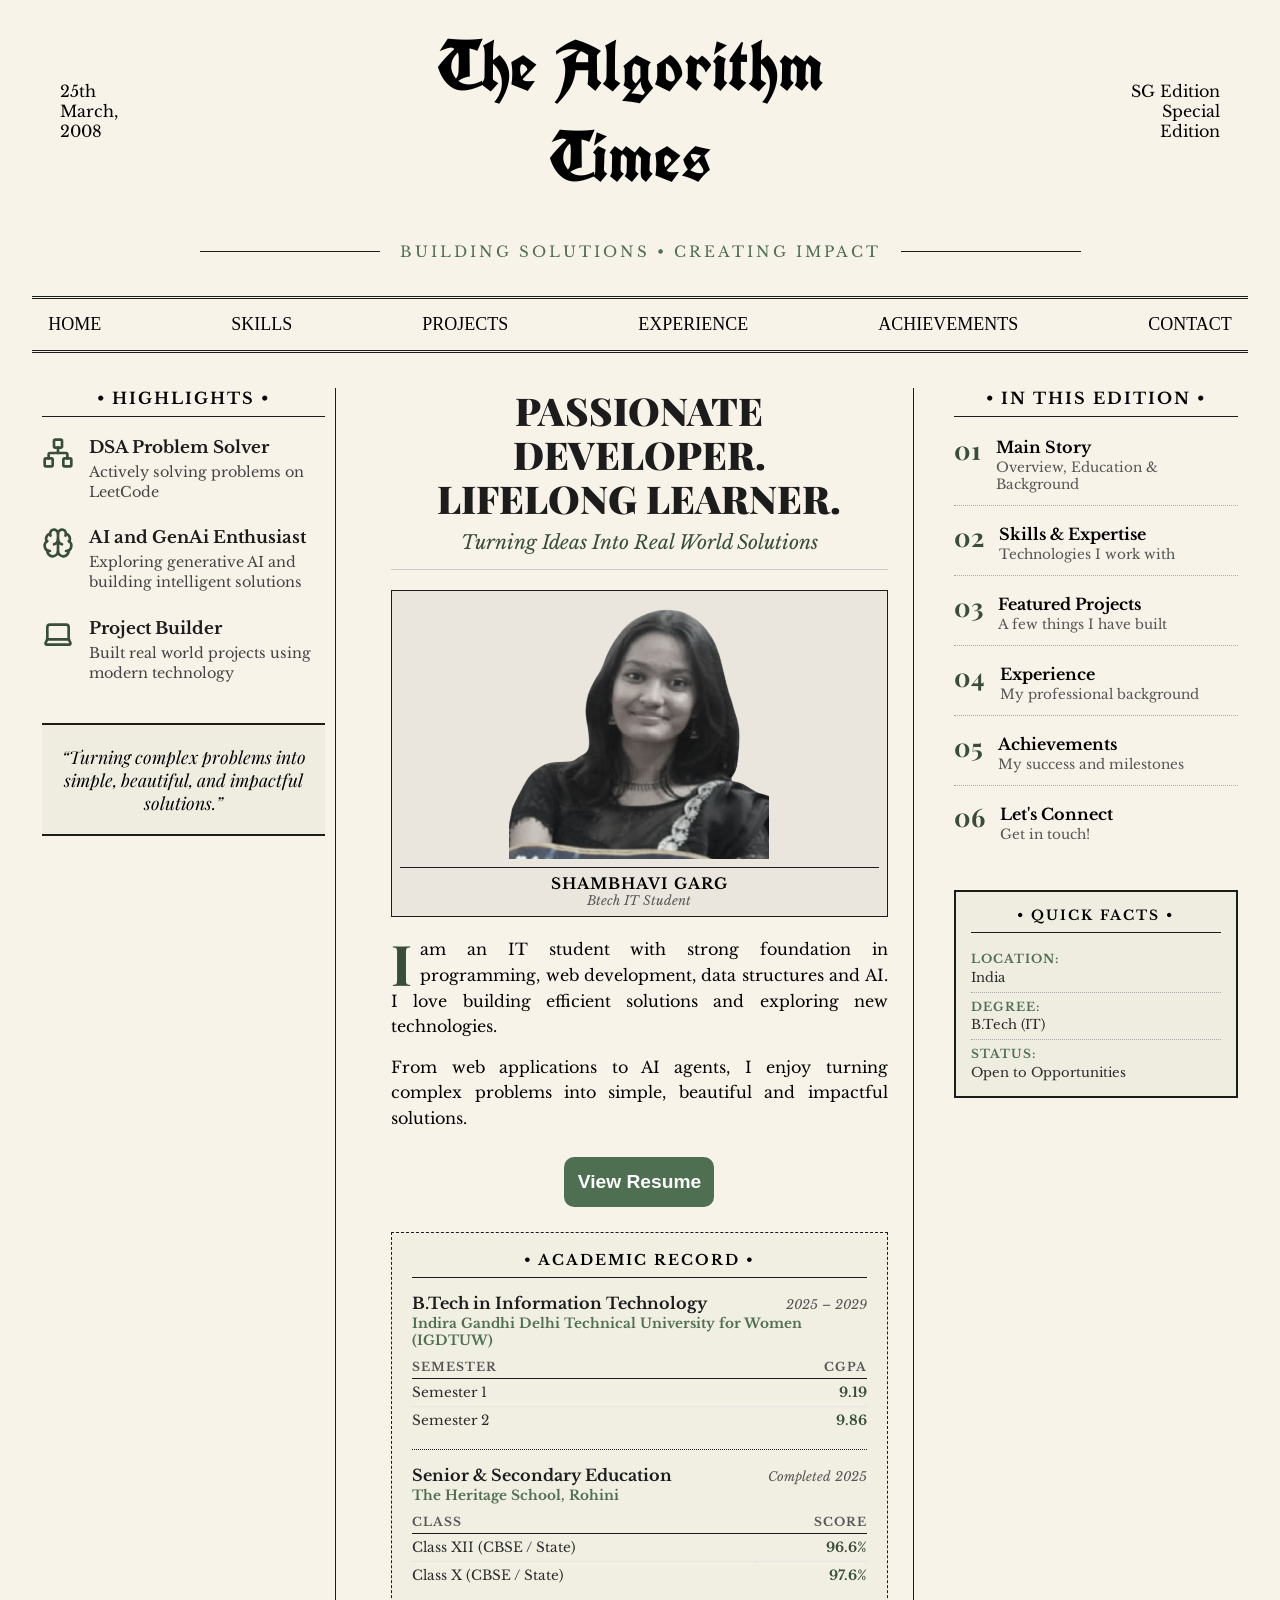
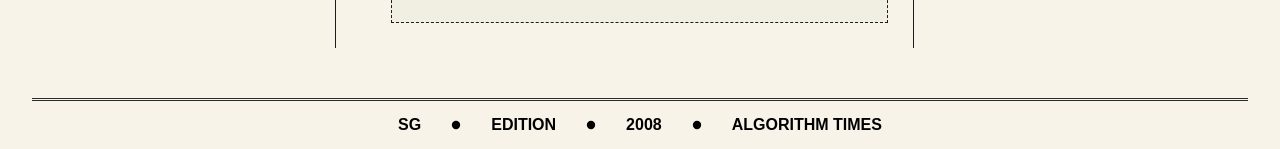
<file: index.html>
<!DOCTYPE html>
<html lang="en">

<head>
    <meta charset="UTF-8">
    <meta name="viewport" content="width=device-width, initial-scale=1.0">
    <title>PORTFOLIO | The Algorithm Times</title>
    <link rel="stylesheet" href="css/style.css">
    <link rel="stylesheet" href="css/responsive.css">
    <link rel="preconnect" href="https://fonts.googleapis.com">
    <link rel="preconnect" href="https://fonts.gstatic.com" crossorigin>
    <link href="https://fonts.googleapis.com/css2?family=Libre+Baskerville:ital,wght@0,400;0,700;1,400&family=Playfair+Display:ital,wght@0,700;0,900;1,400&family=UnifrakturCook:wght@700&display=swap" rel="stylesheet">
    <link rel="icon" type="image/png" href="images/SG.png">
    <script src="javascript/page_turn.js" defer></script>
</head>

<body>
    <!-- ================= HEADER (EXACTLY SAME AS OTHER PAGES) ================= -->
    <div class="main_container">
        <div class="small_text" style="text-align: left;">
            <p>25th March,</p>
            <p>2008</p>
        </div>

        <div>
            <h1 class="main_heading">The Algorithm Times</h1>
        </div>

        <div class="small_text">
            <p>SG Edition</p>
            <p>Special Edition</p>
        </div>
    </div>

    <!-- ================= TAGLINE ================= -->
    <div class="tagline">
        <span>BUILDING SOLUTIONS • CREATING IMPACT</span>
    </div>

    <!-- ================= NAVBAR (EXACTLY SAME AS OTHER PAGES) ================= -->
    <div class="navbar">
        <ul>
            <li><a href="index.html">HOME</a></li>
            <li><a href="pages/skills2.html">SKILLS</a></li>
            <li><a href="pages/projects.html">PROJECTS</a></li>
            <li><a href="pages/experience.html">EXPERIENCE</a></li>
            <li><a href="pages/achievements.html">ACHIEVEMENTS</a></li>
            <li><a href="pages/contact.html">CONTACT</a></li>
        </ul>
    </div>

    <!-- ================= NEWSPAPER MAIN CONTENT ================= -->
    <main class="front_page">
        <!-- COLUMN 1: HIGHLIGHTS & EDITORIAL QUOTE -->
        <aside class="col col_left">
            <h3 class="fonts">• HIGHLIGHTS •</h3>
            <div class="skill">
                <div class="icon_box"><svg xmlns="http://www.w3.org/2000/svg" width="24" height="24" viewBox="0 0 24 24" fill="none" stroke="currentColor" stroke-width="2" stroke-linecap="round" stroke-linejoin="round" class="lucide lucide-network-icon lucide-network"><rect x="16" y="16" width="6" height="6" rx="1"/><rect x="2" y="16" width="6" height="6" rx="1"/><rect x="9" y="2" width="6" height="6" rx="1"/><path d="M5 16v-3a1 1 0 0 1 1-1h12a1 1 0 0 1 1 1v3"/><path d="M12 12V8"/></svg></div>
                <div>
                    <h3>DSA Problem Solver</h3>
                    <p>Actively solving problems on LeetCode</p>
                </div>
            </div>

            <div class="skill">
                <div class="icon_box"><svg xmlns="http://www.w3.org/2000/svg" width="24" height="24" viewBox="0 0 24 24" fill="none" stroke="currentColor" stroke-width="2" stroke-linecap="round" stroke-linejoin="round" class="lucide lucide-brain-icon lucide-brain"><path d="M12 18V5"/><path d="M15 13a4.17 4.17 0 0 1-3-4 4.17 4.17 0 0 1-3 4"/><path d="M17.598 6.5A3 3 0 1 0 12 5a3 3 0 1 0-5.598 1.5"/><path d="M17.997 5.125a4 4 0 0 1 2.526 5.77"/><path d="M18 18a4 4 0 0 0 2-7.464"/><path d="M19.967 17.483A4 4 0 1 1 12 18a4 4 0 1 1-7.967-.517"/><path d="M6 18a4 4 0 0 1-2-7.464"/><path d="M6.003 5.125a4 4 0 0 0-2.526 5.77"/></svg></div>
                <div>
                    <h3>AI and GenAi Enthusiast</h3>
                    <p>Exploring generative AI and building intelligent solutions</p>
                </div>
            </div>

            <div class="skill">
                <div class="icon_box"><svg xmlns="http://www.w3.org/2000/svg" width="24" height="24" viewBox="0 0 24 24" fill="none" stroke="currentColor" stroke-width="2" stroke-linecap="round" stroke-linejoin="round" class="lucide lucide-laptop-icon lucide-laptop"><path d="M18 5a2 2 0 0 1 2 2v8.526a2 2 0 0 0 .212.897l1.068 2.127a1 1 0 0 1-.9 1.45H3.62a1 1 0 0 1-.9-1.45l1.068-2.127A2 2 0 0 0 4 15.526V7a2 2 0 0 1 2-2z"/><path d="M20.054 15.987H3.946"/></svg></div>
                <div>
                    <h3>Project Builder</h3>
                    <p>Built real world projects using modern technology</p>
                </div>
            </div>

            <div class="quote_box">
                <p>“Turning complex problems into simple, beautiful, and impactful solutions.”</p>
            </div>
        </aside>

        <!-- COLUMN 2: MAIN HERO STORY -->
        <article class="col col_center">
            <h1 class="headline_main">PASSIONATE DEVELOPER.<br>LIFELONG LEARNER.</h1>
            <h2 class="subheadline">Turning Ideas Into Real World Solutions</h2>
            
            <div class="hero_image_frame">
                <img class="my_image" src="images/me-removebg-preview.png" alt="Shambhavi Garg">
                <div class="caption">
                    <span class="name">SHAMBHAVI GARG</span>
                    <span class="title">Btech IT Student</span>
                </div>
            </div>

            <div class="article_body">
                <p><span class="drop_cap">I</span> am an IT student with strong foundation in programming, web development, data structures and AI. I love building efficient solutions and exploring new technologies.</p>
                
                <p>From web applications to AI agents, I enjoy turning complex problems into simple, beautiful and impactful solutions.</p>
            </div>

            <div class="cta_wrapper">
                <button class="read"><a href="images/resume.pdf" target="_blank" style="text-decoration: none; color: white;">View Resume</a></button>
            </div>

            <!-- ================= EDUCATION SECTION ================= -->
<div class="education_box">
    <h3 class="fonts">• ACADEMIC RECORD •</h3>
    
    <!-- COLLEGE SECTION -->
    <div class="edu_block">
        <div class="edu_header">
            <h4 class="degree">B.Tech in Information Technology</h4>
            <span class="edu_date">2025 – 2029</span>
        </div>
        <p class="school_name">Indira Gandhi Delhi Technical University for Women (IGDTUW)</p>
        
        <!-- SEMESTER MARKS TABLE -->
        <table class="marks_table">
            <thead>
                <tr>
                    <th>Semester</th>
                    <th>CGPA</th>
                </tr>
            </thead>
            <tbody>
                <tr>
                    <td>Semester 1</td>
                    <td><strong>9.19</strong></td> <!-- Replace with your Sem 1 CGPA -->
                </tr>
                <tr>
                    <td>Semester 2</td>
                    <td><strong>9.86</strong></td> <!-- Replace with your Sem 2 CGPA -->
                </tr>
                <!-- Add future semesters here:
                <tr>
                    <td>Semester 3</td>
                    <td><strong>X.X</strong></td>
                </tr>
                -->
            </tbody>
        </table>
    </div>

    <div class="edu_divider"></div>

    <!-- SCHOOL SECTION -->
    <div class="edu_block">
        <div class="edu_header">
            <h4 class="degree">Senior & Secondary Education</h4>
            <span class="edu_date">Completed 2025</span>
        </div>
        <p class="school_name">The Heritage School, Rohini</p>

        <!-- SCHOOL MARKS TABLE -->
        <table class="marks_table">
            <thead>
                <tr>
                    <th>Class</th>
                    <th>Score</th>
                </tr>
            </thead>
            <tbody>
                <tr>
                    <td>Class XII (CBSE / State)</td>
                    <td><strong>96.6%</strong></td> <!-- Replace with your 12th score -->
                </tr>
                <tr>
                    <td>Class X (CBSE / State)</td>
                    <td><strong>97.6%</strong></td> <!-- Replace with your 10th score -->
                </tr>
            </tbody>
        </table>
    </div>
</div>
        </article>

        <!-- COLUMN 3: EDITION INDEX -->
        <aside class="col col_right">
            <h3 class="fonts">• IN THIS EDITION •</h3>
            <div class="edition_list">
                <div class="edition_item">
                    <span class="num">01</span>
                    <div>
                        <h3>Main Story</h3>
                        <p>Overview, Education & Background</p>
                    </div>
                </div>
                <div class="edition_item">
                    <span class="num">02</span>
                    <div>
                        <h3>Skills & Expertise</h3>
                        <p>Technologies I work with</p>
                    </div>
                </div>
                <div class="edition_item">
                    <span class="num">03</span>
                    <div>
                        <h3>Featured Projects</h3>
                        <p>A few things I have built</p>
                    </div>
                </div>
                <div class="edition_item">
                    <span class="num">04</span>
                    <div>
                        <h3>Experience</h3>
                        <p>My professional background</p>
                    </div>
                </div>
                <div class="edition_item">
                    <span class="num">05</span>
                    <div>
                        <h3>Achievements</h3>
                        <p>My success and milestones</p>
                    </div>
                </div>
                <div class="edition_item">
                    <span class="num">06</span>
                    <div>
                        <h3>Let's Connect</h3>
                        <p>Get in touch!</p>
                    </div>
                </div>
            </div>

            <!-- ================= QUICK FACTS BOX ================= -->
<div class="quick_facts">
    <h3 class="fonts">• QUICK FACTS •</h3>
    <ul class="facts_list">
        <li><strong>LOCATION:</strong> India</li>
        <li><strong>DEGREE:</strong> B.Tech (IT)</li>
        <li><strong>STATUS:</strong> Open to Opportunities</li>
        <!-- <li><strong>FOCUS:</strong> Full-Stack & Data Science</li> -->
    </ul>
</div>
<!-- ================= CODING PROFILES BOX ================= -->
<!-- <div class="quick_facts">
    <h3 class="fonts">• CODING PROFILES •</h3>
    <ul class="facts_list">
        <li><strong>LEETCODE:</strong> <a href="https://leetcode.com/u/shambhavi_garg_2503/" target="_blank" rel="noopener" style="color: inherit; text-decoration: none;">View Profile ↗</a></li>
        <li><strong>TAKEUFORWARD:</strong> <a href="https://takeuforward.org/profile/shambhavi_garg_2503" target="_blank" rel="noopener" style="color: inherit; text-decoration: none;">View profile ↗</a></li>
    </ul>
</div> -->
        </aside>
    </main>

    <!-- ================= FOOTER LINE ================= -->
    <hr class="line">

    <!-- ================= FOOTER ================= -->
    <div class="footer">
        <p>SG</p>
        <svg viewBox="0 0 24 24" fill="black">
            <circle cx="12" cy="12" r="10" />
        </svg>
        <p>EDITION</p>
        <svg viewBox="0 0 24 24" fill="black">
            <circle cx="12" cy="12" r="10" />
        </svg>
        <p>2008</p>
        <svg viewBox="0 0 24 24" fill="black">
            <circle cx="12" cy="12" r="10" />
        </svg>
        <p>ALGORITHM TIMES</p>
    </div>

    <script>
        window.addEventListener("DOMContentLoaded", () => {
            const sequence = [
                ".main_container",
                ".tagline",
                ".navbar",
                ".front_page",
                ".line",
                ".footer"
            ];

            sequence.forEach((selector, index) => {
                const elements = document.querySelectorAll(selector);
                elements.forEach((el) => {
                    setTimeout(() => {
                        el.style.transition = "all 1.5s ease";
                        el.style.opacity = "1";
                        el.style.transform = "translateY(0)";
                    }, index * 600);
                });
            });
        });
    </script>
</body>

</html>
</file>
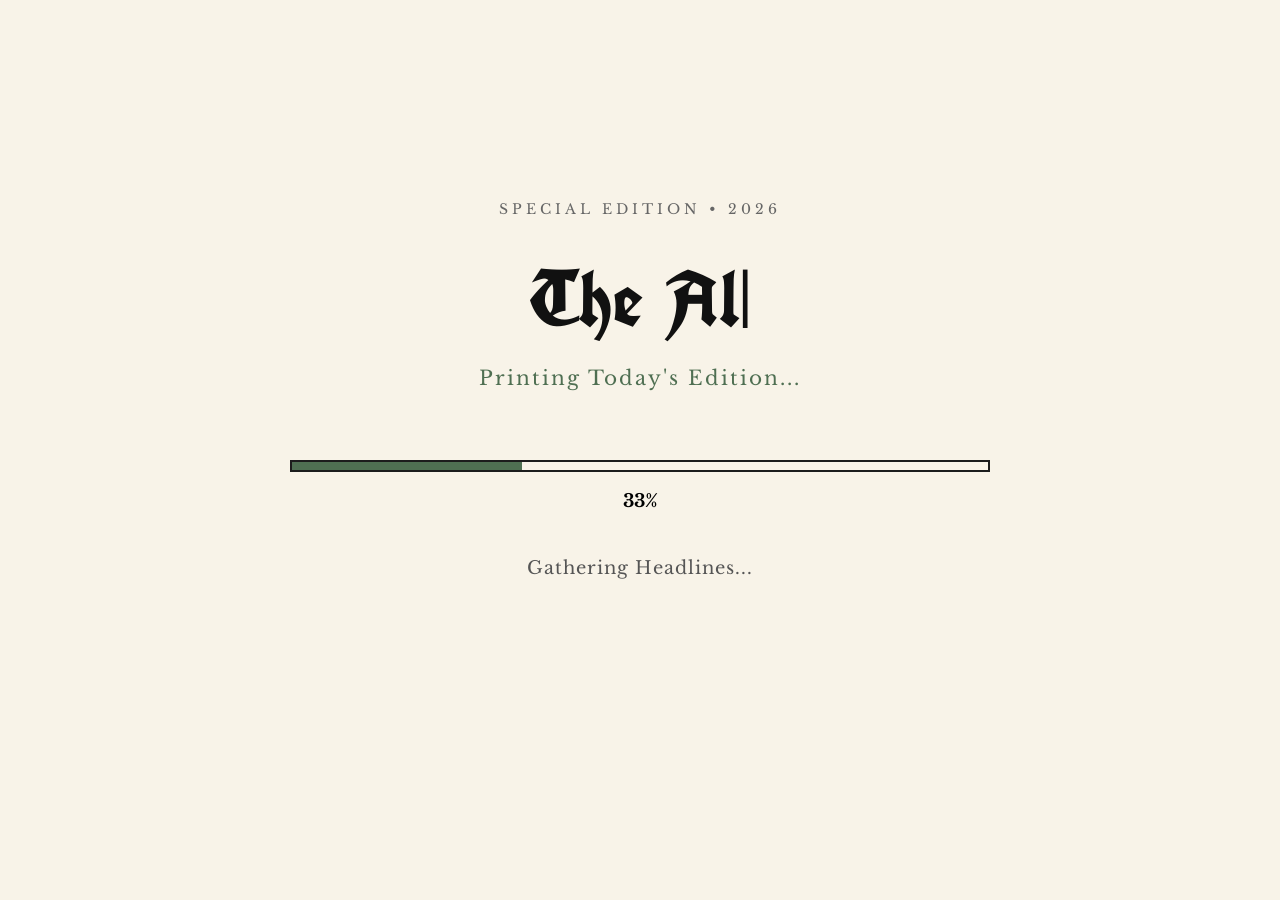
<file: landing.html>
<!DOCTYPE html>
<html lang="en">

<head>
    <meta charset="UTF-8">
    <meta name="viewport" content="width=device-width, initial-scale=1.0">
    <title>The Algorithm Times</title>

    <link rel="stylesheet" href="css/landing.css">
    <link rel="stylesheet" href="css/responsive.css">

    <link rel="preconnect" href="https://fonts.googleapis.com">
    <link rel="preconnect" href="https://fonts.gstatic.com" crossorigin>

    <link href="https://fonts.googleapis.com/css2?family=Libre+Baskerville:wght@400;700&display=swap" rel="stylesheet">

    <link href="https://fonts.googleapis.com/css2?family=UnifrakturCook:wght@700&display=swap" rel="stylesheet">
    <link rel="icon" type="image/png" href="images/SG.png">

</head>

<body>

    <div class="landing">

        <!-- Date -->
        <p class="edition">
            SPECIAL EDITION • 2026
        </p>

        <!-- Main Title -->
        <h1 id="title"></h1>

        <!-- Subtitle -->
        <p class="subtitle">
            Printing Today's Edition...
        </p>

        <!-- Loading Bar -->
        <div class="loading-box">

            <div class="loading-bar">

                <div id="progress"></div>

            </div>

            <span id="percent">0%</span>

        </div>

        <!-- Status Message -->
        <p id="status">
            Preparing Front Page...
        </p>

        <!-- Button (Initially Hidden) -->
        <button id="enterBtn">
            OPEN TODAY'S EDITION →
        </button>

    </div>

    <script src="javascript/landing.js"></script>

</body>

</html>
</file>
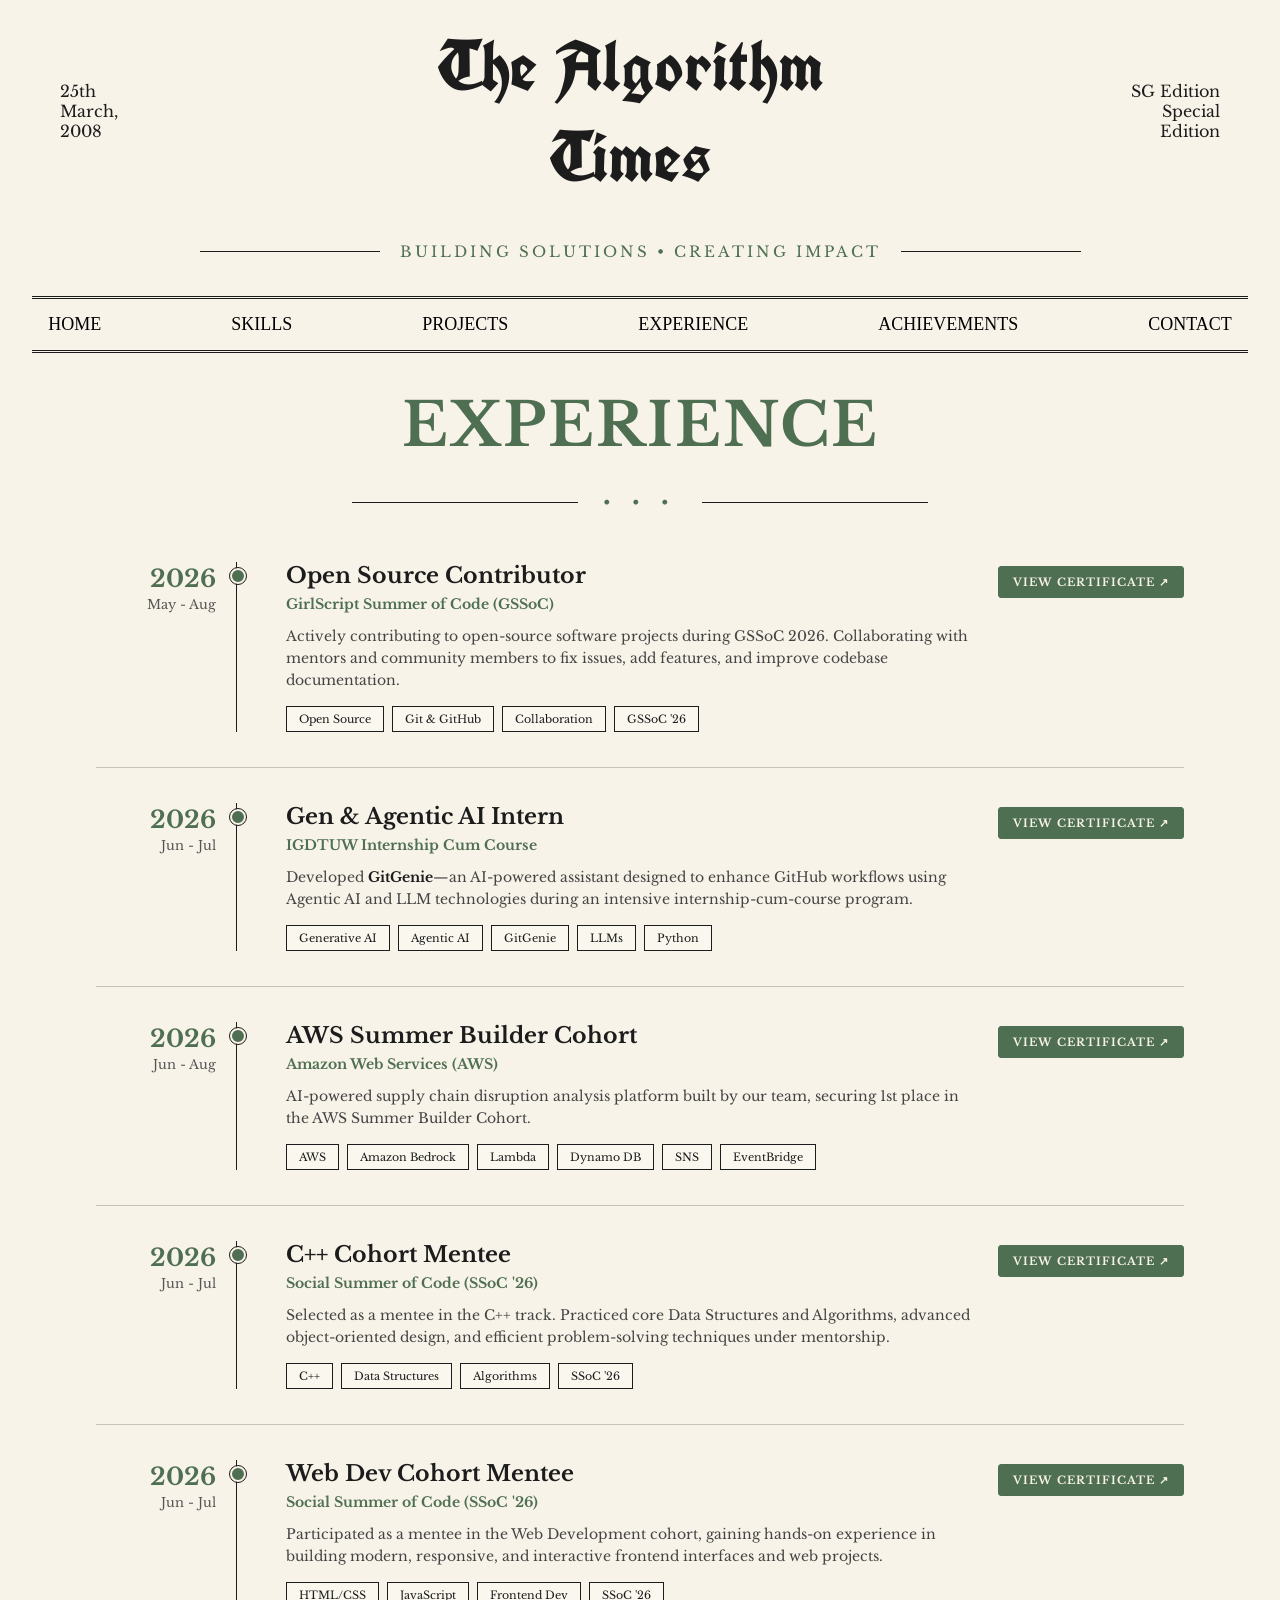
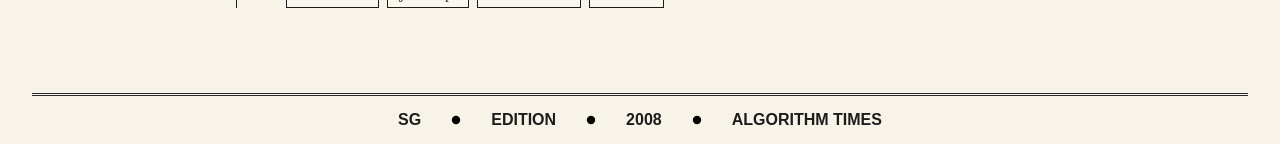
<file: pages/experience.html>
<!DOCTYPE html>
<html lang="en">

<head>
    <meta charset="UTF-8">
    <meta name="viewport" content="width=device-width, initial-scale=1.0">
    <title>EXPERIENCE - The Algorithm Times</title>

    <link rel="stylesheet" href="../css/experience.css">
    <link rel="stylesheet" href="../css/responsive.css">

    <!-- Google Fonts -->
    <link rel="preconnect" href="https://fonts.googleapis.com">
    <link rel="preconnect" href="https://fonts.gstatic.com" crossorigin>
    <link href="https://fonts.googleapis.com/css2?family=Libre+Baskerville:wght@400;700&display=swap" rel="stylesheet">
    <link href="https://fonts.googleapis.com/css2?family=UnifrakturCook:wght@700&display=swap" rel="stylesheet">

    <link rel="icon" type="image/png" href="../images/SG.png">
    <script src="../javascript/page_turn.js" defer></script>
</head>

<body>

    <!-- ================= HEADER ================= -->
    <div class="main_container">
        <div class="small_text" style="text-align: left;">
            <p>25th March,</p>
            <p>2008</p>
        </div>

        <div>
            <h1 class="main_heading">The Algorithm Times</h1>
        </div>

        <div class="small_text">
            <p>SG Edition</p>
            <p>Special Edition</p>
        </div>
    </div>

    <!-- ================= TAGLINE ================= -->
    <div class="tagline">
        <span>BUILDING SOLUTIONS • CREATING IMPACT</span>
    </div>

    <!-- ================= NAVBAR ================= -->
    <div class="navbar">
        <ul>
            <li><a href="../index.html">HOME</a></li>
            <li><a href="skills2.html">SKILLS</a></li>
            <li><a href="projects.html">PROJECTS</a></li>
            <li><a href="experience.html">EXPERIENCE</a></li>
            <li><a href="achievements.html">ACHIEVEMENTS</a></li>
            <li><a href="contact.html">CONTACT</a></li>
        </ul>
    </div>

    <!-- ================= PAGE HEADING ================= -->
    <div class="heading">
        <h1>EXPERIENCE</h1>
    </div>

    <!-- ================= SEPARATOR ================= -->
    <div class="separator">
        <span>• • •</span>
    </div>

    <!-- ================= EXPERIENCE SECTION ================= -->
    <section class="experience_container">

        <!-- EXPERIENCE 1: GSSOC -->
        <div class="experience_item">
            <div class="date">
                <p>2026</p>
                <span>May - Aug</span>
            </div>

            <div class="timeline">
                <div class="dot"></div>
            </div>

            <div class="experience_content">
                <h2>Open Source Contributor</h2>
                <h3>GirlScript Summer of Code (GSSoC)</h3>
                <p>
                    Actively contributing to open-source software projects during GSSoC 2026. Collaborating with mentors and community members to fix issues, add features, and improve codebase documentation.
                </p>
                <div class="tags">
                    <span>Open Source</span>
                    <span>Git & GitHub</span>
                    <span>Collaboration</span>
                    <span>GSSoC '26</span>
                </div>
            </div>

            <div class="cert_side_wrapper">
                <a href="../images/gssoc.png" target="_blank" class="cert_btn">
                    VIEW CERTIFICATE ↗
                </a>
            </div>
        </div>

        <!-- EXPERIENCE 2: IGDTUW Internship -->
        <div class="experience_item">
            <div class="date">
                <p>2026</p>
                <span>Jun - Jul</span>
            </div>

            <div class="timeline">
                <div class="dot"></div>
            </div>

            <div class="experience_content">
                <h2>Gen & Agentic AI Intern</h2>
                <h3>IGDTUW Internship Cum Course</h3>
                <p>
                    Developed <strong>GitGenie</strong>—an AI-powered assistant designed to enhance GitHub workflows using Agentic AI and LLM technologies during an intensive internship-cum-course program.
                </p>
                <div class="tags">
                    <span>Generative AI</span>
                    <span>Agentic AI</span>
                    <span>GitGenie</span>
                    <span>LLMs</span>
                    <span>Python</span>
                </div>
            </div>

            <div class="cert_side_wrapper">
                <a href="../images/sansoftech.png" target="_blank" class="cert_btn">
                    VIEW CERTIFICATE ↗
                </a>
            </div>
        </div>

        <!-- EXPERIENCE 3: SSOC C++ Cohort -->
        <div class="experience_item">
            <div class="date">
                <p>2026</p>
                <span>Jun - Aug</span>
            </div>

            <div class="timeline">
                <div class="dot"></div>
            </div>

            <div class="experience_content">
                <h2>AWS Summer Builder Cohort</h2>
                <h3>Amazon Web Services (AWS)</h3>
                <p>
                    AI-powered supply chain disruption analysis platform built by our team, securing 1st place in the AWS Summer Builder Cohort.


                </p>
                <div class="tags">
                    <span>AWS</span>
                    <span>Amazon Bedrock</span>
                    <span>Lambda</span>
                    <span>Dynamo DB</span>
                    <span>SNS</span>
                    <span>EventBridge</span>
                </div>
            </div>

            <div class="cert_side_wrapper">
                <a href="../images/aws.png" target="_blank" class="cert_btn">
                    VIEW CERTIFICATE ↗
                </a>
            </div>
        </div>

        <!-- EXPERIENCE 3: SSOC C++ Cohort -->
        <div class="experience_item">
            <div class="date">
                <p>2026</p>
                <span>Jun - Jul</span>
            </div>

            <div class="timeline">
                <div class="dot"></div>
            </div>

            <div class="experience_content">
                <h2>C++ Cohort Mentee</h2>
                <h3>Social Summer of Code (SSoC '26)</h3>
                <p>
                    Selected as a mentee in the C++ track. Practiced core Data Structures and Algorithms, advanced object-oriented design, and efficient problem-solving techniques under mentorship.
                </p>
                <div class="tags">
                    <span>C++</span>
                    <span>Data Structures</span>
                    <span>Algorithms</span>
                    <span>SSoC '26</span>
                </div>
            </div>

            <div class="cert_side_wrapper">
                <a href="../images/c++_cohort.png" target="_blank" class="cert_btn">
                    VIEW CERTIFICATE ↗
                </a>
            </div>
        </div>

        <!-- EXPERIENCE 4: SSOC Web Dev Cohort -->
        <div class="experience_item">
            <div class="date">
                <p>2026</p>
                <span>Jun - Jul</span>
            </div>

            <div class="timeline">
                <div class="dot"></div>
            </div>

            <div class="experience_content">
                <h2>Web Dev Cohort Mentee</h2>
                <h3>Social Summer of Code (SSoC '26)</h3>
                <p>
                    Participated as a mentee in the Web Development cohort, gaining hands-on experience in building modern, responsive, and interactive frontend interfaces and web projects.
                </p>
                <div class="tags">
                    <span>HTML/CSS</span>
                    <span>JavaScript</span>
                    <span>Frontend Dev</span>
                    <span>SSoC '26</span>
                </div>
            </div>

            <div class="cert_side_wrapper">
                <a href="../images/webdev_cohort.png" target="_blank" class="cert_btn">
                    VIEW CERTIFICATE ↗
                </a>
            </div>
        </div>

    </section>

    <!-- ================= FOOTER LINE ================= -->
    <hr class="line">

    <!-- ================= FOOTER ================= -->
    <div class="footer">
        <p>SG</p>
        <svg viewBox="0 0 24 24" fill="black">
            <circle cx="12" cy="12" r="10" />
        </svg>
        <p>EDITION</p>
        <svg viewBox="0 0 24 24" fill="black">
            <circle cx="12" cy="12" r="10" />
        </svg>
        <p>2008</p>
        <svg viewBox="0 0 24 24" fill="black">
            <circle cx="12" cy="12" r="10" />
        </svg>
        <p>ALGORITHM TIMES</p>
    </div>

    

</body>

</html>
</file>
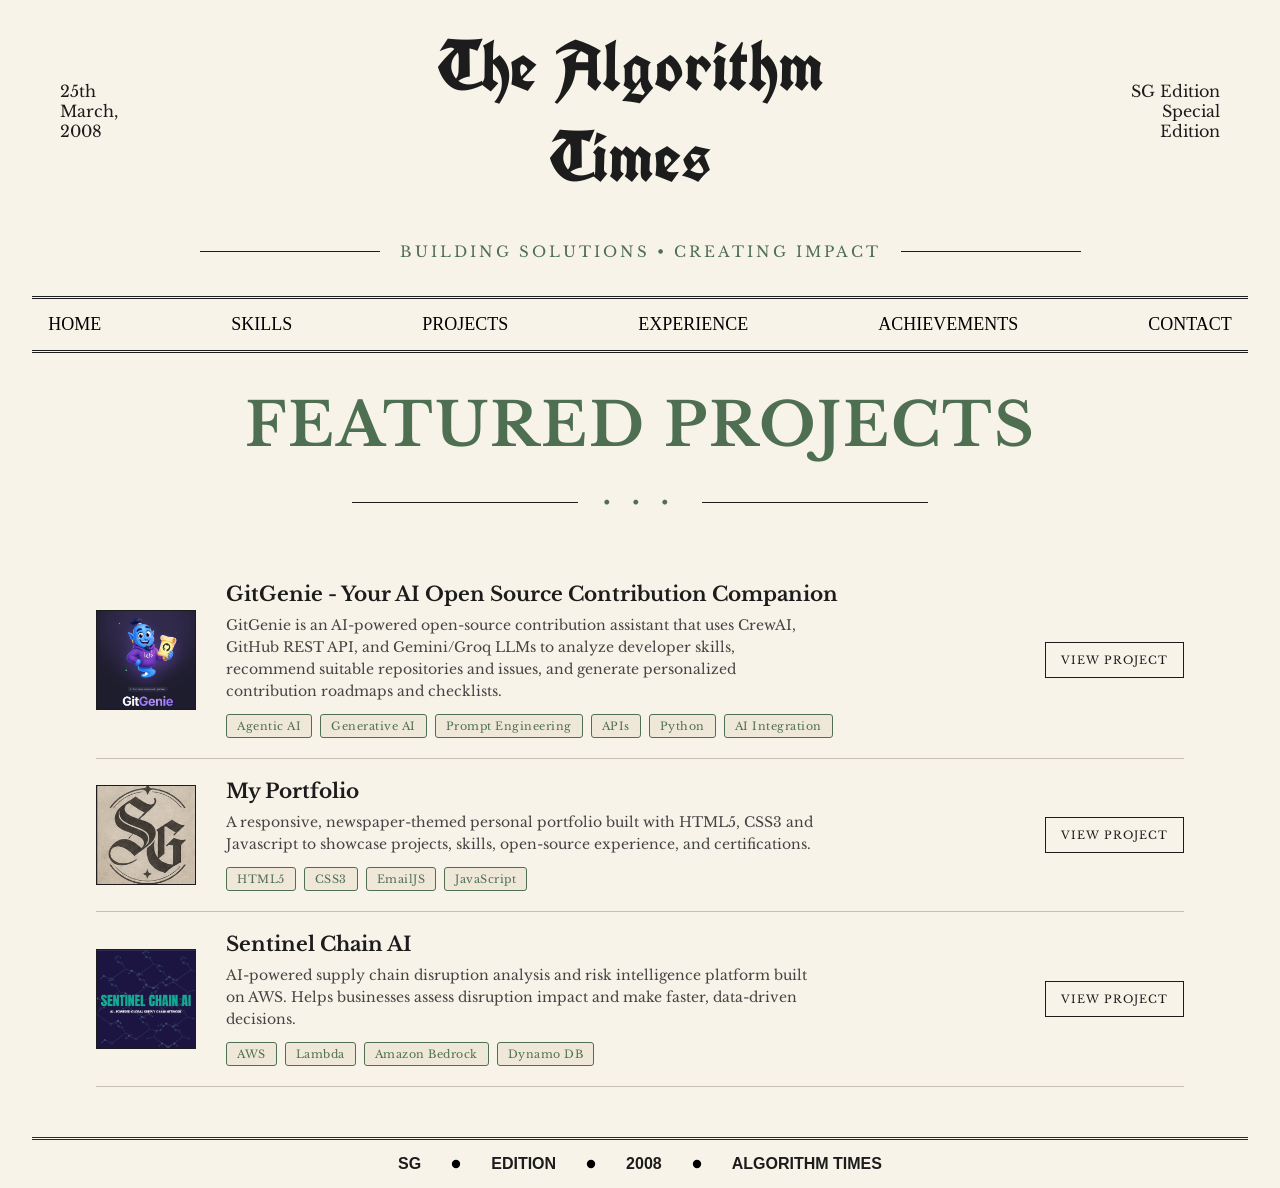
<file: pages/projects.html>
<!DOCTYPE html>
<html lang="en">

<head>
    <meta charset="UTF-8">
    <meta name="viewport" content="width=device-width, initial-scale=1.0">
    <title>PROJECTS - The Algorithm Times</title>

    <link rel="stylesheet" href="../css/projects.css">
    <link rel="stylesheet" href="../css/responsive.css">

    <!-- Google Fonts -->
    <link rel="preconnect" href="https://fonts.googleapis.com">
    <link rel="preconnect" href="https://fonts.gstatic.com" crossorigin>
    <link href="https://fonts.googleapis.com/css2?family=Libre+Baskerville:wght@400;700&display=swap" rel="stylesheet">
    <link href="https://fonts.googleapis.com/css2?family=UnifrakturCook:wght@700&display=swap" rel="stylesheet">

    <link rel="icon" type="image/png" href="../images/SG.png">
    <script src="../javascript/page_turn.js" defer></script>
</head>

<body>

    <!-- ================= HEADER ================= -->
    <div class="main_container">
        <div class="small_text" style="text-align: left;">
            <p>25th March,</p>
            <p>2008</p>
        </div>

        <div>
            <h1 class="main_heading">The Algorithm Times</h1>
        </div>

        <div class="small_text">
            <p>SG Edition</p>
            <p>Special Edition</p>
        </div>
    </div>

    <!-- ================= TAGLINE ================= -->
    <div class="tagline">
        <span>BUILDING SOLUTIONS • CREATING IMPACT</span>
    </div>

    <!-- ================= NAVBAR ================= -->
    <div class="navbar">
        <ul>
            <li><a href="../index.html">HOME</a></li>
            <li><a href="skills2.html">SKILLS</a></li>
            <li><a href="projects.html">PROJECTS</a></li>
            <li><a href="experience.html">EXPERIENCE</a></li>
            <li><a href="achievements.html">ACHIEVEMENTS</a></li>
            <li><a href="contact.html">CONTACT</a></li>
        </ul>
    </div>

    <!-- ================= PAGE HEADING ================= -->
    <div class="heading">
        <h1>FEATURED PROJECTS</h1>
    </div>

    <!-- ================= SEPARATOR ================= -->
    <div class="separator">
        <span>• • •</span>
    </div>

    <!-- ================= PROJECTS LIST ================= -->
    <section class="projects_container">

        <!-- PROJECT 1 -->
        <div class="project">
            <div class="project_image">
                <img src="../images/gitgenie.png" alt="GitGenie">
            </div>

            <div class="project_content">
                <h2>GitGenie - Your AI Open Source Contribution Companion</h2>
                <p>
                    GitGenie is an AI-powered open-source contribution assistant that uses CrewAI, GitHub REST API, and Gemini/Groq LLMs to analyze developer skills, recommend suitable repositories and issues, and generate personalized contribution roadmaps and checklists.
                </p>
                <div class="tech_tags">
                    <span class="tech_tag">Agentic AI</span>
                    <span class="tech_tag">Generative AI</span>
                    <span class="tech_tag">Prompt Engineering</span>
                    <span class="tech_tag">APIs </span>
                    <span class="tech_tag">Python </span>
                    <span class="tech_tag">AI Integration </span>
                </div>
            </div>

            <div class="project_button">
                <a href="#" class="view_button" target="_blank">VIEW PROJECT</a>
            </div>
        </div>

        <!-- PROJECT 2 -->
        <div class="project">
            <div class="project_image">
                <img src="../images/SG.png" alt="portfolio">
            </div>

            <div class="project_content">
                <h2>My Portfolio</h2>
                <p>
                    A responsive, newspaper-themed personal portfolio built with HTML5, CSS3 and Javascript to showcase projects, skills, open-source experience, and certifications.
                </p>
                <div class="tech_tags">
                    <span class="tech_tag">HTML5</span>
                    <span class="tech_tag">CSS3</span>
                    <span class="tech_tag">EmailJS</span>
                    <span class="tech_tag">JavaScript</span>
                </div>
            </div>

            <div class="project_button">
                <a href="https://github.com/gargshambhavi0802-pixel/My-Portfolio" class="view_button" target="_blank">VIEW PROJECT</a>
            </div>
        </div>

        <!-- PROJECT 3 -->
        <div class="project">
            <div class="project_image">
                <img src="../images/sentinel.png" alt="Sentinel Chain AI">
            </div>

            <div class="project_content">
                <h2>Sentinel Chain AI</h2>
                <p>
                    AI-powered supply chain disruption analysis and risk intelligence platform built on AWS. Helps businesses assess disruption impact and make faster, data-driven decisions.
                </p>
                <div class="tech_tags">
                    <span class="tech_tag">AWS</span>
                    <span class="tech_tag">Lambda</span>
                    <span class="tech_tag">Amazon Bedrock</span>
                    <span class="tech_tag">Dynamo DB</span>
                </div>
            </div>

            <div class="project_button">
                <a href="https://github.com/gargshambhavi0802-pixel/Sentinel-Chain-AI" target="_blank" class="view_button">VIEW PROJECT</a>
            </div>
        </div>

    </section>

    <!-- ================= FOOTER LINE ================= -->
    <hr class="line">

    <!-- ================= FOOTER ================= -->
    <div class="footer">
        <p>SG</p>
        <svg viewBox="0 0 24 24" fill="black">
            <circle cx="12" cy="12" r="10" />
        </svg>
        <p>EDITION</p>
        <svg viewBox="0 0 24 24" fill="black">
            <circle cx="12" cy="12" r="10" />
        </svg>
        <p>2008</p>
        <svg viewBox="0 0 24 24" fill="black">
            <circle cx="12" cy="12" r="10" />
        </svg>
        <p>ALGORITHM TIMES</p>
    </div>

    

</body>

</html>
</file>
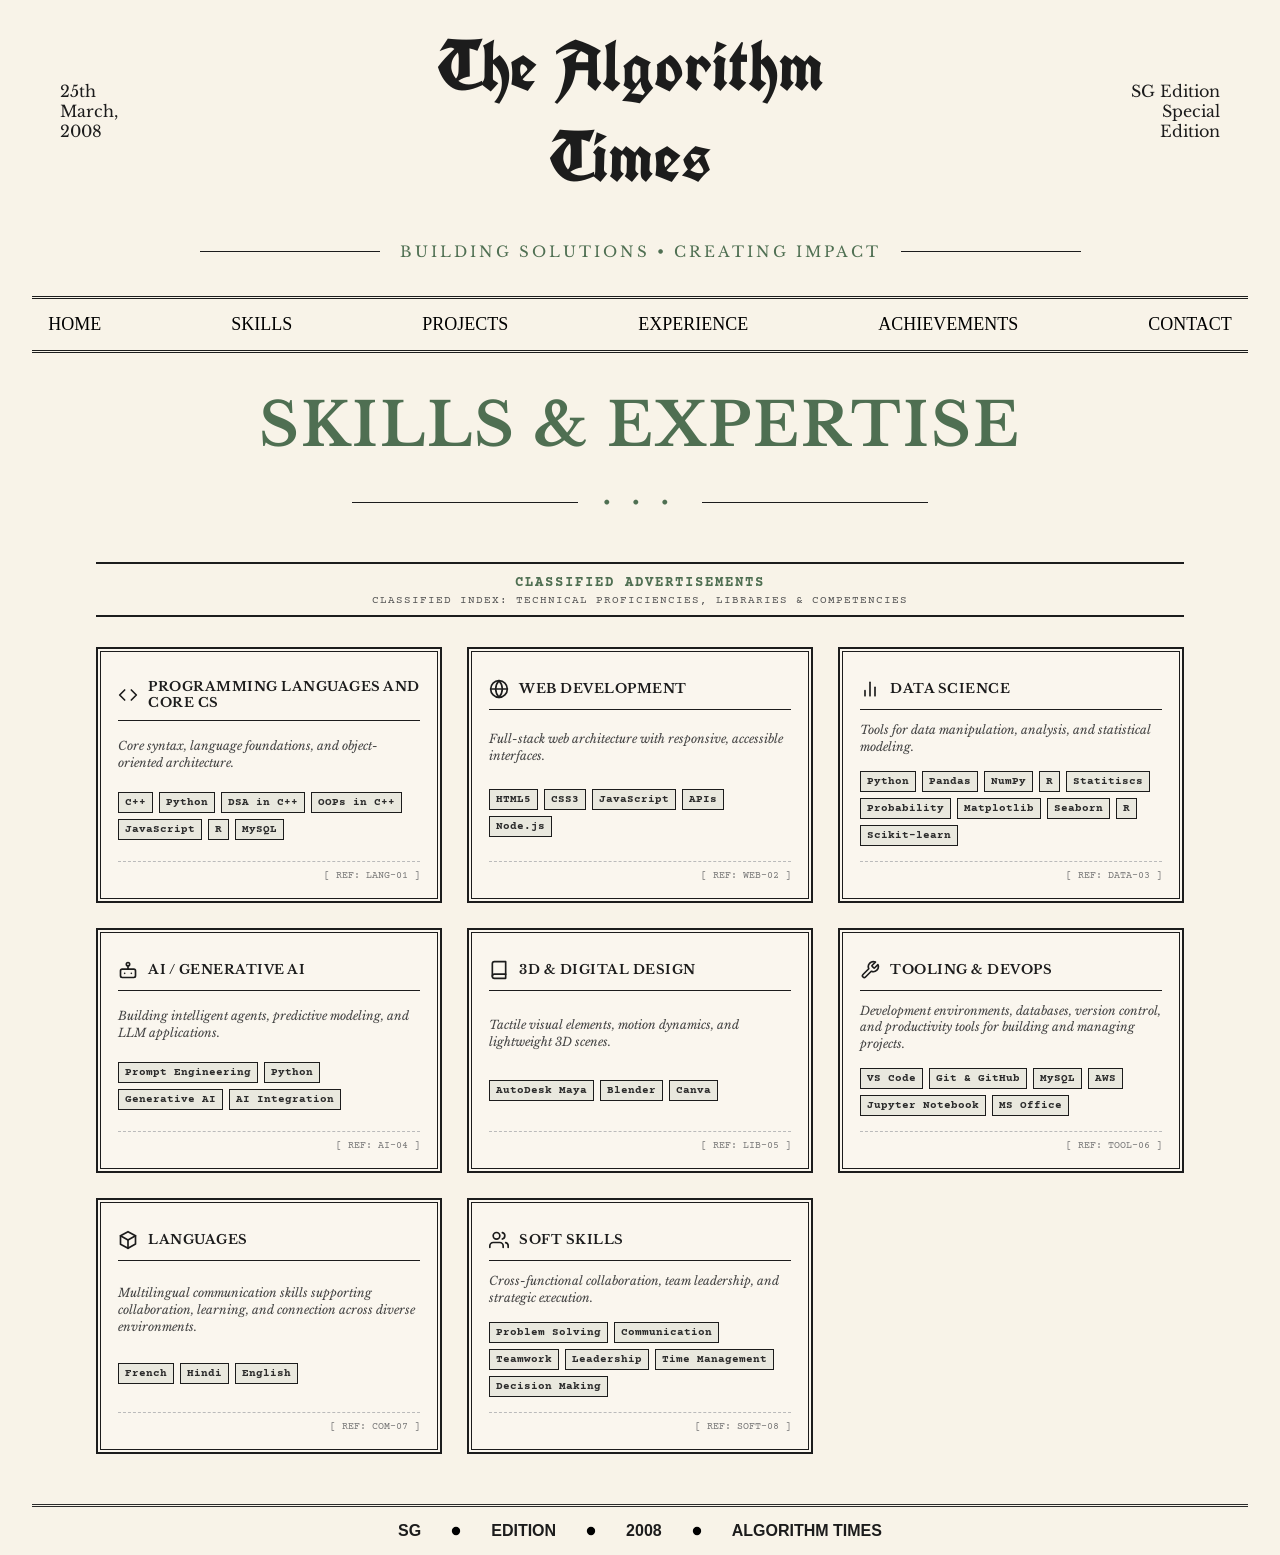
<file: pages/skills2.html>
<!DOCTYPE html>
<html lang="en">
<head>
    <meta charset="UTF-8">
    <meta name="viewport" content="width=device-width, initial-scale=1.0">
    <title>Skills</title>

    <!-- Google Fonts -->
    <link rel="preconnect" href="https://fonts.googleapis.com">
    <link rel="preconnect" href="https://fonts.gstatic.com" crossorigin>
    <link href="https://fonts.googleapis.com/css2?family=Courier+Prime:ital,wght@0,400;0,700;1,400&family=Libre+Baskerville:ital,wght@0,400;0,700;1,400&family=UnifrakturCook:wght@700&display=swap" rel="stylesheet">

    <!-- CSS Link -->
    <link rel="stylesheet" href="../css/skill2.css">
    <link rel="stylesheet" href="../css/responsive.css">
    <script src="../javascript/page_turn.js" defer></script>
</head>
<body>

    <!-- ================= HEADER (EXACTLY SAME AS OTHER PAGES) ================= -->
    <div class="main_container">
        <div class="small_text" style="text-align: left;">
            <p>25th March,</p>
            <p>2008</p>
        </div>

        <div>
            <h1 class="main_heading">The Algorithm Times</h1>
        </div>

        <div class="small_text">
            <p>SG Edition</p>
            <p>Special Edition</p>
        </div>
    </div>

    <!-- ================= TAGLINE ================= -->
    <div class="tagline">
        <span>BUILDING SOLUTIONS • CREATING IMPACT</span>
    </div>

    <!-- ================= NAVBAR (EXACTLY SAME AS OTHER PAGES) ================= -->
    <div class="navbar">
        <ul>
            <li><a href="../index.html">HOME</a></li>
            <li><a href="skills2.html">SKILLS</a></li>
            <li><a href="projects.html">PROJECTS</a></li>
            <li><a href="experience.html">EXPERIENCE</a></li>
            <li><a href="achievements.html">ACHIEVEMENTS</a></li>
            <li><a href="contact.html">CONTACT</a></li>
        </ul>
    </div>

    <!-- ================= PAGE HEADING ================= -->
    <div class="heading">
        <h1>SKILLS & EXPERTISE</h1>
    </div>

    <!-- ================= SEPARATOR ================= -->
    <div class="separator">
        <span>• • •</span>
    </div>

    <!-- ================= CLASSIFIEDS SKILLS SECTION ================= -->
    <div class="classifieds_wrapper">

        <!-- Classifieds Section Masthead -->
        <div class="classifieds_subhead">
            <span>CLASSIFIED ADVERTISEMENTS</span>
            <p>CLASSIFIED INDEX: TECHNICAL PROFICIENCIES, LIBRARIES &amp; COMPETENCIES</p>
        </div>

        <div class="classifieds_grid">

            <!-- AD 1: PROGRAMMING -->
            <div class="classified_card">
                <!-- <div class="ad_badge">FOR HIRE</div> -->
                <div class="ad_title">
                    <span class="icon_symbol">
                        <svg xmlns="http://www.w3.org/2000/svg" width="20" height="20" viewBox="0 0 24 24" fill="none" stroke="currentColor" stroke-width="2" stroke-linecap="round" stroke-linejoin="round"><polyline points="16 18 22 12 16 6"></polyline><polyline points="8 6 2 12 8 18"></polyline></svg>
                    </span>
                    <h3>PROGRAMMING LANGUAGES AND CORE CS</h3>
                </div>
                <p class="ad_desc">Core syntax, language foundations, and object-oriented architecture.</p>
                <ul class="ad_tags">
                    <li>C++</li>
                    <li>Python</li>
                    <li>DSA in C++</li>
                    <li>OOPs in C++</li>
                    <li>JavaScript</li>
                    <li>R</li>
                    <li>MySQL</li>
                </ul>
                <div class="ad_footer">[ REF: LANG-01 ]</div>
            </div>

            <!-- AD 2: WEB DEV -->
            <div class="classified_card">
                <!-- <div class="ad_badge">TOP NOTICE</div> -->
                <div class="ad_title">
                    <span class="icon_symbol">
                        <svg xmlns="http://www.w3.org/2000/svg" width="20" height="20" viewBox="0 0 24 24" fill="none" stroke="currentColor" stroke-width="2" stroke-linecap="round" stroke-linejoin="round"><circle cx="12" cy="12" r="10"></circle><line x1="2" y1="12" x2="22" y2="12"></line><path d="M12 2a15.3 15.3 0 0 1 4 10 15.3 15.3 0 0 1-4 10 15.3 15.3 0 0 1-4-10 15.3 15.3 0 0 1 4-10z"></path></svg>
                    </span>
                    <h3>WEB DEVELOPMENT</h3>
                </div>
                <p class="ad_desc">Full-stack web architecture with responsive, accessible interfaces.</p>
                <ul class="ad_tags">
                    <li>HTML5</li>
                    <li>CSS3</li>
                    <li>JavaScript</li>
                    <li>APIs</li>
                    <li>Node.js</li>
                </ul>
                <div class="ad_footer">[ REF: WEB-02 ]</div>
            </div>

            <!-- AD 3: DATA SCIENCE -->
            <div class="classified_card">
                <!-- <div class="ad_badge">DATA SCIENCE & ANALYTICAL LIBRARIES</div> -->
                <div class="ad_title">
                    <span class="icon_symbol">
                        <svg xmlns="http://www.w3.org/2000/svg" width="20" height="20" viewBox="0 0 24 24" fill="none" stroke="currentColor" stroke-width="2" stroke-linecap="round" stroke-linejoin="round"><line x1="18" y1="20" x2="18" y2="10"></line><line x1="12" y1="20" x2="12" y2="4"></line><line x1="6" y1="20" x2="6" y2="14"></line></svg>
                    </span>
                    <h3>DATA SCIENCE</h3>
                </div>
                <p class="ad_desc">Tools for data manipulation, analysis, and statistical modeling.</p>
                <ul class="ad_tags">
                    <li>Python</li>
                    <li>Pandas</li>
                    <li>NumPy</li>
                    <li>R</li>
                    <li>Statitiscs</li>
                    <li>Probability</li>
                    <li>Matplotlib</li>
                    <li>Seaborn</li>
                    <li>R</li>
                    <li>Scikit-learn</li>
                </ul>
                <div class="ad_footer">[ REF: DATA-03 ]</div>
            </div>

            <!-- AD 4: AI / GENAI -->
            <div class="classified_card">
                <!-- <div class="ad_badge">SPECIALTY</div> -->
                <div class="ad_title">
                    <span class="icon_symbol">
                        <svg xmlns="http://www.w3.org/2000/svg" width="20" height="20" viewBox="0 0 24 24" fill="none" stroke="currentColor" stroke-width="2" stroke-linecap="round" stroke-linejoin="round"><rect x="3" y="11" width="18" height="10" rx="2"></rect><circle cx="12" cy="5" r="2"></circle><path d="M12 7v4"></path><line x1="8" y1="16" x2="8" y2="16"></line><line x1="16" y1="16" x2="16" y2="16"></line></svg>
                    </span>
                    <h3>AI / GENERATIVE AI</h3>
                </div>
                <p class="ad_desc">Building intelligent agents, predictive modeling, and LLM applications.</p>
                <ul class="ad_tags">
                    <li>Prompt Engineering</li>
                    <li>Python</li>
                    <li>Generative AI</li>
                    <li>AI Integration</li>
                </ul>
                <div class="ad_footer">[ REF: AI-04 ]</div>
            </div>

            <!-- AD 5: 3D DESIGN -->
            <div class="classified_card">
                <!-- <div class="ad_badge">SERVICES</div> -->
                <div class="ad_title">
                    <span class="icon_symbol">
                        <svg xmlns="http://www.w3.org/2000/svg" width="20" height="20" viewBox="0 0 24 24" fill="none" stroke="currentColor" stroke-width="2" stroke-linecap="round" stroke-linejoin="round"><path d="M4 19.5A2.5 2.5 0 0 1 6.5 17H20"></path><path d="M6.5 2H20v20H6.5A2.5 2.5 0 0 1 4 19.5v-15A2.5 2.5 0 0 1 6.5 2z"></path></svg>
                    </span>
                    <h3>3D &amp; DIGITAL DESIGN</h3>
                </div>
                <p class="ad_desc">Tactile visual elements, motion dynamics, and lightweight 3D scenes.</p>
                <ul class="ad_tags">
                    <li>AutoDesk Maya</li>
                    <li>Blender</li>
                    <li>Canva</li>
                </ul>
                <div class="ad_footer">[ REF: LIB-05 ]</div>
            </div>

            <!-- AD 6: TOOLS -->
            <div class="classified_card">
                <!-- <div class="ad_badge">UTILITIES</div> -->
                <div class="ad_title">
                    <span class="icon_symbol">
                        <svg xmlns="http://www.w3.org/2000/svg" width="20" height="20" viewBox="0 0 24 24" fill="none" stroke="currentColor" stroke-width="2" stroke-linecap="round" stroke-linejoin="round"><path d="M14.7 6.3a1 1 0 0 0 0 1.4l1.6 1.6a1 1 0 0 0 1.4 0l3.77-3.77a6 6 0 0 1-7.94 7.94l-6.91 6.91a2.12 2.12 0 0 1-3-3l6.91-6.91a6 6 0 0 1 7.94-7.94l-3.76 3.76z"></path></svg>
                    </span>
                    <h3>TOOLING &amp; DEVOPS</h3>
                </div>
                <p class="ad_desc"> Development environments, databases, version control, and productivity tools for building and managing projects.</p>
                <ul class="ad_tags">
                    <li>VS Code</li>
                    <li>Git &amp; GitHub</li>
                    <li>MySQL</li>
                    <li>AWS</li>
                    <li>Jupyter Notebook</li>
                    <li>MS Office</li>
                </ul>
                <div class="ad_footer">[ REF: TOOL-06 ]</div>
            </div>

            <!-- AD 7: LANGUAGES -->
            <div class="classified_card">
                <!-- <div class="ad_badge">CREATIVE</div> -->
                <div class="ad_title">
                    <span class="icon_symbol">
                        <svg xmlns="http://www.w3.org/2000/svg" width="20" height="20" viewBox="0 0 24 24" fill="none" stroke="currentColor" stroke-width="2" stroke-linecap="round" stroke-linejoin="round"><path d="M12 2l9 4.9v9.8L12 22l-9-4.9V6.9L12 2z"></path><path d="M12 22V12"></path><path d="M21 6.9L12 12 3 6.9"></path></svg>
                    </span>
                    <h3>LANGUAGES</h3>
                </div>
                <p class="ad_desc"> Multilingual communication skills supporting collaboration, learning, and connection across diverse environments.</p>
                <ul class="ad_tags">
                    <li>French</li>
                    <li>Hindi</li>
                    <li>English</li>
                </ul>
                <div class="ad_footer">[ REF: COM-07 ]</div>
            </div>

            <!-- AD 8: SOFT SKILLS -->
            <div class="classified_card">
                <!-- <div class="ad_badge">COMPETENCIES</div> -->
                <div class="ad_title">
                    <span class="icon_symbol">
                        <svg xmlns="http://www.w3.org/2000/svg" width="20" height="20" viewBox="0 0 24 24" fill="none" stroke="currentColor" stroke-width="2" stroke-linecap="round" stroke-linejoin="round"><path d="M17 21v-2a4 4 0 0 0-4-4H5a4 4 0 0 0-4 4v2"></path><circle cx="9" cy="7" r="4"></circle><path d="M23 21v-2a4 4 0 0 0-3-3.87"></path><path d="M16 3.13a4 4 0 0 1 0 7.75"></path></svg>
                    </span>
                    <h3>SOFT SKILLS</h3>
                </div>
                <p class="ad_desc">Cross-functional collaboration, team leadership, and strategic execution.</p>
                <ul class="ad_tags">
                    <li>Problem Solving</li>
                    <li>Communication</li>
                    <li>Teamwork</li>
                    <li>Leadership</li>
                    <li>Time Management</li>
                    <li>Decision Making</li>
                </ul>
                <div class="ad_footer">[ REF: SOFT-08 ]</div>
            </div>

        </div>
    </div>

    <!-- ================= FOOTER LINE ================= -->
    <hr class="line">

    <!-- ================= FOOTER (EXACTLY SAME AS CONTACT & OTHER PAGES) ================= -->
    <div class="footer">
        <p>SG</p>
        <svg viewBox="0 0 24 24" fill="black">
            <circle cx="12" cy="12" r="10" />
        </svg>
        <p>EDITION</p>
        <svg viewBox="0 0 24 24" fill="black">
            <circle cx="12" cy="12" r="10" />
        </svg>
        <p>2008</p>
        <svg viewBox="0 0 24 24" fill="black">
            <circle cx="12" cy="12" r="10" />
        </svg>
        <p>ALGORITHM TIMES</p>
    </div>


</body>
</html>
</file>
<file: css/style.css>
* {
    margin: 0;
    padding: 0;
}

body {
    background-color: #F8F3E8;
}

/* ================= SHARED HEADER ================= */

.main_container {
    display: flex;
    justify-content: center;
    align-items: center;
    gap: 170px;
}

.main_heading {
    text-align: center;
    font-family: "UnifrakturCook", cursive;
    font-size: 70px;
    margin: 20px;
    padding: 0 10px;
}

.small_text {
    margin: 60px;
    font-family: "Libre Baskerville", serif;
    text-align: right;
}

.tagline {
    display: flex;
    align-items: center;
    justify-content: center;
    gap: 20px;
    margin: 20px 0;
    font-family: "Libre Baskerville", serif;
    font-size: 15px;
    letter-spacing: 3px;
    text-transform: uppercase;
    color: #4F6F52;
}

.tagline::before,
.tagline::after {
    content: "";
    width: 180px;
    height: 1px;
    background: #1c1c1c;
}

/* ================= SHARED NAVBAR ================= */

.navbar {
    width: 95%;
    margin: 35px auto 0;
    border-top: 3px double #1c1c1c;
    border-bottom: 3px double #1c1c1c;
}

.navbar ul {
    margin: 10px 0;
    display: flex;
    justify-content: center;
    gap: 120px;
    list-style-type: none;
    font-size: large;
}

.navbar ul li {
    padding: 5px;
}

.navbar ul li a {
    text-decoration: none;
    color: black;
}

.navbar li:hover {
    background-color: #4F6F52;
    border-radius: 5px;
}

.navbar li:hover a {
    color: #F8F3E8;
}

/* ================= PAGE HEADING ================= */

.heading {
    margin-top: 35px;
    text-align: center;
}

.heading h1 {
    font-size: 60px;
    color: #4F6F52;
    font-family: "Libre Baskerville", serif;
    font-weight: bold;
    letter-spacing: 2px;
}

/* ================= SEPARATOR ================= */

.separator {
    display: flex;
    align-items: center;
    width: 45%;
    margin: 30px auto 50px;
}

.separator::before,
.separator::after {
    content: "";
    flex: 1;
    height: 1px;
    background: #1c1c1c;
}

.separator span {
    padding: 0 25px;
    letter-spacing: 8px;
    color: #4F6F52;
    font-family: "Libre Baskerville", serif;
}

/* ================= SHARED FOOTER ================= */

.line {
    border: none;
    border-top: 3px double #2B2B2B;
    margin: 50px auto 0;
    width: 95%;
}

.footer {
    display: flex;
    justify-content: center;
    align-items: center;
    gap: 30px;
    margin: 15px;
    font-weight: bold;
    font-size: 16px;
    font-family: sans-serif;
    flex-wrap: wrap;
}

.footer svg {
    height: 10px;
    width: 10px;
}
/* ================= NEWSPAPER FRONT PAGE GRID ================= */

.front_page {
    width: 95%;
    max-width: 1400px;
    margin: 35px auto 0;
    display: grid;
    grid-template-columns: 1fr 1.8fr 1fr;
    gap: 30px;
}

.col {
    padding: 0 10px;
}

.col_left {
    border-right: 1px solid #1c1c1c;
}

.col_center {
    border-right: 1px solid #1c1c1c;
    padding: 0 25px;
}

.fonts {
    font-family: "Libre Baskerville", serif;
    font-size: 1rem;
    letter-spacing: 2px;
    text-align: center;
    margin-bottom: 20px;
    border-bottom: 1px solid #1c1c1c;
    padding-bottom: 8px;
    text-transform: uppercase;
}

/* Column 1: Highlights & Quote */
.skill {
    display: flex;
    gap: 15px;
    margin-bottom: 25px;
    align-items: flex-start;
}

.icon_box svg {
    width: 32px;
    height: 32px;
    stroke: #374e39;
}

.skill h3 {
    font-family: "Libre Baskerville", serif;
    font-size: 1.05rem;
    margin-bottom: 4px;
    color: #1c1c1c;
}

.skill p {
    font-family: "Libre Baskerville", serif;
    font-size: 0.9rem;
    color: #444;
    line-height: 1.4;
}

.quote_box {
    margin-top: 40px;
    padding: 20px 15px;
    border-top: 2px solid #1c1c1c;
    border-bottom: 2px solid #1c1c1c;
    text-align: center;
    font-style: italic;
    font-family: "Playfair Display", serif;
    font-size: 1.1rem;
    background-color: rgba(79, 111, 82, 0.05);
}

/* Column 2: Center Headline & Hero Story */
.headline_main {
    font-family: "Playfair Display", serif;
    font-size: 2.4rem;
    font-weight: 900;
    text-align: center;
    line-height: 1.15;
    text-transform: uppercase;
    color: #1c1c1c;
    margin-bottom: 10px;
}

.subheadline {
    font-family: "Libre Baskerville", serif;
    font-style: italic;
    font-size: 1.2rem;
    text-align: center;
    color: #374e39;
    font-weight: 400;
    margin-bottom: 20px;
    border-bottom: 1px solid #ccc;
    padding-bottom: 15px;
}

.hero_image_frame {
    border: 1px solid #1c1c1c;
    padding: 8px;
    background: #eae6dd;
    margin-bottom: 20px;
    text-align: center;
}

.my_image {
    width: 260px;
    max-width: 100%;
    filter: grayscale(80%) contrast(110%);
    display: block;
    margin: 0 auto;
}

.caption {
    margin-top: 8px;
    border-top: 1px solid #1c1c1c;
    padding-top: 6px;
    display: flex;
    flex-direction: column;
}

.caption .name {
    font-family: "Libre Baskerville", serif;
    font-weight: bold;
    font-size: 0.95rem;
    letter-spacing: 1px;
}

.caption .title {
    font-family: "Libre Baskerville", serif;
    font-size: 0.8rem;
    color: #555;
    font-style: italic;
}

.article_body p {
    font-family: "Libre Baskerville", serif;
    font-size: 1rem;
    line-height: 1.6;
    text-align: justify;
    margin-bottom: 15px;
}

.drop_cap {
    float: left;
    font-family: "Playfair Display", serif;
    font-size: 3.5rem;
    line-height: 0.8;
    padding-top: 4px;
    padding-right: 8px;
    font-weight: bold;
    color: #374e39;
}

.cta_wrapper {
    text-align: center;
    margin-top: 25px;
}

.read {
    font-size: larger;
    background-color: #4F6F52;
    border: none;
    border-radius: 10px;
    height: 50px;
    width: 150px;
    font-weight: bold;
    cursor: pointer;
}

.read:hover {
    background-color: #374e39;
}

/* Column 3: Edition Index */
.edition_list {
    display: flex;
    flex-direction: column;
    gap: 18px;
}

.edition_item {
    display: flex;
    gap: 15px;
    align-items: flex-start;
    border-bottom: 1px dotted #aaa;
    padding-bottom: 12px;
}

.edition_item:last-child {
    border-bottom: none;
}

.edition_item .num {
    font-family: "Playfair Display", serif;
    font-size: 1.6rem;
    font-weight: bold;
    color: #374e39;
    line-height: 1;
}

.edition_item h3 {
    font-family: "Libre Baskerville", serif;
    font-size: 1rem;
    margin-bottom: 2px;
}

.edition_item p {
    font-family: "Libre Baskerville", serif;
    font-size: 0.85rem;
    color: #555;
}

/* Responsive collapse */
@media (max-width: 1024px) {
    .front_page {
        grid-template-columns: 1fr;
        gap: 40px;
    }
    
    .col_left, .col_center {
        border-right: none;
        border-bottom: 1px solid #1c1c1c;
        padding-bottom: 30px;
    }
    
    .col_center {
        padding: 0;
    }
}

/* ================= EDUCATION SECTION ================= */

.education_box {
    margin: 25px 0;
    padding: 18px 20px;
    border: 1px dashed #1c1c1c;
    background-color: rgba(79, 111, 82, 0.04);
}

.education_box .fonts {
    font-size: 0.9rem;
    margin-bottom: 15px;
}

.edu_block {
    margin-bottom: 15px;
}

.edu_header {
    display: flex;
    justify-content: space-between;
    align-items: baseline;
}

.edu_block .degree {
    font-family: "Libre Baskerville", serif;
    font-size: 1rem;
    font-weight: bold;
    color: #1c1c1c;
}

.edu_date {
    font-family: "Libre Baskerville", serif;
    font-size: 0.8rem;
    color: #555;
    font-style: italic;
}

.school_name {
    font-family: "Libre Baskerville", serif;
    font-size: 0.85rem;
    color: #4F6F52;
    font-weight: bold;
    margin-top: 2px;
    margin-bottom: 10px;
}

.edu_divider {
    border-top: 1px dotted #1c1c1c;
    margin: 15px 0;
}

/* MARKS TABLE STYLING */
.marks_table {
    width: 100%;
    border-collapse: collapse;
    font-family: "Libre Baskerville", serif;
    font-size: 0.85rem;
    margin-top: 6px;
}

.marks_table th {
    text-align: left;
    font-size: 0.75rem;
    text-transform: uppercase;
    letter-spacing: 1px;
    color: #555;
    border-bottom: 1px solid #1c1c1c;
    padding-bottom: 4px;
}

.marks_table th:last-child,
.marks_table td:last-child {
    text-align: right;
}

.marks_table td {
    padding: 5px 0;
    color: #2b2b2b;
    border-bottom: 1px dotted #ddd;
}

.marks_table tr:last-child td {
    border-bottom: none;
}

.marks_table td strong {
    color: #374e39;
}

/* ================= QUICK FACTS STYLING ================= */

.quick_facts {
    margin-top: 35px;
    padding: 15px;
    border: 2px solid #1c1c1c;
    background-color: rgba(79, 111, 82, 0.05);
}

.quick_facts .fonts {
    font-size: 0.85rem;
    margin-bottom: 12px;
}

.facts_list {
    list-style-type: none;
    padding: 0;
    margin: 0;
}

.facts_list li {
    font-family: "Libre Baskerville", serif;
    font-size: 0.82rem;
    color: #2b2b2b;
    padding: 6px 0;
    border-bottom: 1px dotted #aaa;
    line-height: 1.3;
}

.facts_list li:last-child {
    border-bottom: none;
    padding-bottom: 0;
}

.facts_list li strong {
    color: #4F6F52;
    font-size: 0.75rem;
    letter-spacing: 1px;
    text-transform: uppercase;
    display: block;
    margin-bottom: 2px;
}


/* =====================================================
   HOME PAGE RESPONSIVE DESIGN
===================================================== */


/* ---------------- LARGE TABLETS / SMALL LAPTOPS ---------------- */

@media (max-width: 1200px) {

    /* Newspaper Grid */

    .front_page {
        grid-template-columns: 1fr 1.5fr 1fr;
        gap: 20px;
    }

    .headline_main {
        font-size: 2rem;
    }

    .subheadline {
        font-size: 1rem;
    }

}


/* ---------------- TABLETS ---------------- */

@media (max-width: 1024px) {

    /* Main Newspaper Layout */

    .front_page {
        grid-template-columns: 1fr;
        gap: 40px;
    }

    .col {
        padding: 0 10px;
    }

    .col_left,
    .col_center {
        border-right: none;
        border-bottom: 1px solid #1c1c1c;
        padding-bottom: 35px;
    }

    .col_center {
        padding-left: 10px;
        padding-right: 10px;
    }


    /* Main Content */

    .headline_main {
        font-size: clamp(2rem, 5vw, 2.8rem);
    }

    .subheadline {
        font-size: 1.1rem;
    }


    /* Image */

    .my_image {
        width: min(300px, 100%);
    }

}


/* ---------------- MOBILE ---------------- */

@media (max-width: 768px) {

    /* Main Newspaper Layout */

    .front_page {
        width: 92%;
        margin-top: 30px;
        gap: 30px;
    }

    .col {
        padding-left: 0;
        padding-right: 0;
    }

    .col_left,
    .col_center {
        padding-bottom: 30px;
    }


    /* Section Headings */

    .fonts {
        font-size: 0.9rem;
    }


    /* Skills */

    .skill {
        gap: 12px;
        margin-bottom: 20px;
    }

    .skill h3 {
        font-size: 1rem;
    }

    .skill p {
        font-size: 0.85rem;
    }


    /* Quote */

    .quote_box {
        margin-top: 30px;
        font-size: 1rem;
    }


    /* Center Article */

    .headline_main {
        font-size: clamp(1.7rem, 7vw, 2.4rem);
        line-height: 1.2;
    }

    .subheadline {
        font-size: 0.95rem;
        line-height: 1.5;
    }

    .article_body p {
        font-size: 0.95rem;
        line-height: 1.6;
    }


    /* Hero Image */

    .hero_image_frame {
        padding: 6px;
    }

    .my_image {
        width: min(260px, 100%);
    }


    /* CTA */

    .read {
        width: 145px;
        height: 48px;
    }


    /* Education */

    .education_box {
        padding: 15px;
    }

    .edu_header {
        flex-direction: column;
        gap: 5px;
    }

    .edu_block .degree {
        font-size: 0.95rem;
    }

    .edu_date {
        font-size: 0.75rem;
    }

    .school_name {
        font-size: 0.8rem;
    }

    .marks_table {
        font-size: 0.8rem;
    }


    /* Edition Index */

    .edition_item {
        gap: 12px;
    }

    .edition_item .num {
        font-size: 1.4rem;
    }


    /* Quick Facts */

    .quick_facts {
        margin-top: 25px;
    }

}


/* ---------------- SMALL MOBILE ---------------- */

@media (max-width: 480px) {

    /* Newspaper */

    .front_page {
        width: 90%;
    }


    /* Headline */

    .headline_main {
        font-size: clamp(1.45rem, 7vw, 2rem);
    }

    .subheadline {
        font-size: 0.85rem;
    }


    /* Article */

    .article_body p {
        font-size: 0.88rem;
        text-align: left;
    }

    .drop_cap {
        font-size: 3rem;
    }


    /* Education */

    .education_box {
        padding: 12px;
    }

    .marks_table {
        font-size: 0.72rem;
    }

    .marks_table th {
        font-size: 0.65rem;
    }


    /* Quick Facts */

    .facts_list li {
        font-size: 0.75rem;
    }

}
</file>
<file: css/responsive.css>
/* =====================================================
   GLOBAL RESPONSIVE DESIGN
   Shared across all portfolio pages
===================================================== */


/* ---------------- LARGE TABLETS / SMALL LAPTOPS ---------------- */

@media (max-width: 1200px) {

    /* Header */

    .main_container {
        gap: 70px;
    }

    .small_text {
        margin: 40px;
    }

    .main_heading {
        font-size: 60px;
    }


    /* Navbar */

    .navbar ul {
        gap: 60px;
    }

}


/* ---------------- TABLETS ---------------- */

@media (max-width: 1024px) {

    /* Header */

    .main_container {
        gap: 30px;
    }

    .small_text {
        margin: 25px;
        font-size: 14px;
    }

    .main_heading {
        font-size: 55px;
    }


    /* Tagline */

    .tagline::before,
    .tagline::after {
        width: 100px;
    }


    /* Navbar */

    .navbar ul {
        gap: 30px;
        flex-wrap: wrap;
    }


    /* Page Heading */

    .heading h1 {
        font-size: 50px;
    }


    /* Separator */

    .separator {
        width: 55%;
    }


    /* Footer */

    .footer {
        gap: 20px;
    }

}


/* ---------------- MOBILE ---------------- */

@media (max-width: 768px) {

    /* General */

    body {
        overflow-x: hidden;
    }


    /* Header */

    .main_container {
        flex-direction: column;
        gap: 5px;
        padding: 25px 15px 0;
    }

    .small_text {
        margin: 0;
        text-align: center !important;
        font-size: 13px;
    }

    .main_heading {
        font-size: clamp(42px, 11vw, 65px);
        margin: 10px 0;
        padding: 0;
        line-height: 1.1;
    }


    /* Tagline */

    .tagline {
        gap: 10px;
        margin: 15px 10px;
        font-size: 11px;
        letter-spacing: 1.5px;
        text-align: center;
    }

    .tagline::before,
    .tagline::after {
        width: 45px;
        flex-shrink: 0;
    }


    /* Navbar */

    .navbar {
        width: 92%;
        margin-top: 25px;
    }

    .navbar ul {
        gap: 5px 15px;
        margin: 7px 5px;
        justify-content: center;
        flex-wrap: wrap;
        font-size: 13px;
    }

    .navbar ul li {
        padding: 5px 7px;
    }


    /* Page Heading */

    .heading {
        margin-top: 30px;
    }

    .heading h1 {
        font-size: 38px;
        line-height: 1.3;
        padding: 0 15px;
    }


    /* Separator */

    .separator {
        width: 75%;
        margin: 25px auto 40px;
    }

    .separator span {
        padding: 0 15px;
        letter-spacing: 5px;
    }


    /* Footer */

    .line {
        width: 92%;
        margin-top: 35px;
    }

    .footer {
        gap: 12px;
        margin: 15px 10px;
        font-size: 12px;
        text-align: center;
        flex-wrap: wrap;
    }

}


/* ---------------- SMALL MOBILE ---------------- */

@media (max-width: 480px) {

    /* Header */

    .main_container {
        padding-top: 20px;
    }

    .main_heading {
        font-size: clamp(36px, 12vw, 52px);
    }

    .small_text {
        font-size: 11px;
    }


    /* Tagline */

    .tagline {
        font-size: 9px;
        letter-spacing: 1px;
    }

    .tagline::before,
    .tagline::after {
        width: 25px;
    }


    /* Navbar */

    .navbar ul {
        font-size: 11px;
        gap: 3px 6px;
    }

    .navbar ul li {
        padding: 4px 5px;
    }


    /* Page Heading */

    .heading h1 {
        font-size: 28px;
    }


    /* Separator */

    .separator {
        width: 85%;
    }


    /* Footer */

    .footer {
        gap: 8px;
        font-size: 10px;
    }

    .footer svg {
        width: 7px;
        height: 7px;
    }

}
</file>
<file: css/landing.css>
* {
    margin: 0;
    padding: 0;
    box-sizing: border-box;
}

html,
body {
    width: 100%;
    min-height: 100%;
}

body {
    min-height: 100vh;
    display: flex;
    justify-content: center;
    align-items: center;

    background: #F8F3E8;

    font-family: "Libre Baskerville", serif;

    overflow-x: hidden;

    padding: 30px 20px;
}

/* Main Container */

.landing {
    width: min(700px, 100%);
    text-align: center;
}

/* Small Edition */

.edition {
    letter-spacing: 4px;
    color: #666;
    font-size: 14px;
    margin-bottom: 35px;
}

/* Newspaper Title */

#title {
    font-family: 'UnifrakturCook', cursive !important;
    font-size: clamp(42px, 8vw, 78px);
    font-weight: 700;
    color: #111;
    min-height: 95px;
    letter-spacing: 1px;
    line-height: 1.2;
}

/* Blinking Cursor */

.cursor {
    display: inline-block;
    font-family: 'UnifrakturCook', cursive;
    font-weight: 700;
    animation: blink .8s infinite;
}

@keyframes blink {
    50% {
        opacity: 0;
    }
}

/* Subtitle */

.subtitle {
    margin-top: 18px;
    font-size: clamp(14px, 2.5vw, 20px);
    color: #4F6F52;
    letter-spacing: 2px;
}

/* Loading Box */

.loading-box {
    width: 100%;
    margin-top: 70px;
}

/* Outer Bar */

.loading-bar {
    width: 100%;
    height: 12px;
    border: 2px solid #1c1c1c;
    overflow: hidden;
}

/* Inner Bar */

#progress {
    width: 0%;
    height: 100%;
    background: #4F6F52;
    transition: width .2s linear;
}

/* Percentage */

#percent {
    display: block;
    margin-top: 18px;
    font-size: 18px;
    font-weight: bold;
}

/* Status */

#status {
    margin-top: 45px;
    color: #555;
    letter-spacing: 1px;
    font-size: clamp(14px, 2.5vw, 18px);
}

/* Button */

#enterBtn {
    margin-top: 70px;
    padding: 15px 40px;

    font-size: clamp(14px, 2.5vw, 18px);
    font-family: "Libre Baskerville", serif;

    cursor: pointer;

    background: #4F6F52;
    color: white;

    border: none;
    border-radius: 8px;

    opacity: 0;
    pointer-events: none;

    transition: .35s;
}

#enterBtn:hover {
    transform: translateY(-4px);
    box-shadow: 0 10px 20px rgba(79, 111, 82, .35);
}


/* ================= MOBILE ================= */

@media (max-width: 600px) {

    body {
        padding: 25px 16px;
    }

    .edition {
        font-size: 11px;
        letter-spacing: 2px;
        margin-bottom: 25px;
    }

    #title {
        min-height: auto;
    }

    .subtitle {
        margin-top: 12px;
        letter-spacing: 1px;
    }

    .loading-box {
        margin-top: 50px;
    }

    .loading-bar {
        height: 10px;
    }

    #percent {
        margin-top: 14px;
        font-size: 15px;
    }

    #status {
        margin-top: 35px;
    }

    #enterBtn {
        margin-top: 50px;
        padding: 13px 25px;
    }
}


/* ================= VERY SMALL SCREENS ================= */

@media (max-width: 360px) {

    body {
        padding: 20px 12px;
    }

    .edition {
        font-size: 9px;
        letter-spacing: 1.5px;
    }

    #title {
        font-size: 38px;
    }

    .loading-box {
        margin-top: 40px;
    }

    #status {
        margin-top: 30px;
    }

    #enterBtn {
        margin-top: 40px;
        padding: 12px 20px;
        font-size: 13px;
    }
}
</file>
<file: css/experience.css>
* {
    margin: 0;
    padding: 0;
}

body {
    background: #F8F3E8;
    color: #1c1c1c;
}

/* ================= SHARED HEADER ================= */

.main_container {
    display: flex;
    justify-content: center;
    align-items: center;
    gap: 170px;
}

.main_heading {
    text-align: center;
    font-family: "UnifrakturCook", cursive;
    font-size: 70px;
    margin: 20px;
    padding: 0 10px;
}

.small_text {
    margin: 60px;
    font-family: "Libre Baskerville", serif;
    text-align: right;
}

.tagline {
    display: flex;
    align-items: center;
    justify-content: center;
    gap: 20px;
    margin: 20px 0;
    font-family: "Libre Baskerville", serif;
    font-size: 15px;
    letter-spacing: 3px;
    text-transform: uppercase;
    color: #4F6F52;
}

.tagline::before,
.tagline::after {
    content: "";
    width: 180px;
    height: 1px;
    background: #1c1c1c;
}

/* ================= SHARED NAVBAR ================= */

.navbar {
    width: 95%;
    margin: 35px auto 0;
    border-top: 3px double #1c1c1c;
    border-bottom: 3px double #1c1c1c;
}

.navbar ul {
    margin: 10px 0;
    display: flex;
    justify-content: center;
    gap: 120px;
    list-style-type: none;
    font-size: large;
}

.navbar ul li {
    padding: 5px;
}

.navbar ul li a {
    text-decoration: none;
    color: black;
}

.navbar li:hover {
    background-color: #4F6F52;
    border-radius: 5px;
}

.navbar li:hover a {
    color: #F8F3E8;
}

/* ================= PAGE HEADING ================= */

.heading {
    margin-top: 35px;
    text-align: center;
}

.heading h1 {
    font-size: 60px;
    color: #4F6F52;
    font-family: "Libre Baskerville", serif;
    font-weight: bold;
    letter-spacing: 2px;
}

/* ================= SEPARATOR ================= */

.separator {
    display: flex;
    align-items: center;
    width: 45%;
    margin: 30px auto 50px;
}

.separator::before,
.separator::after {
    content: "";
    flex: 1;
    height: 1px;
    background: #1c1c1c;
}

.separator span {
    padding: 0 25px;
    letter-spacing: 8px;
    color: #4F6F52;
    font-family: "Libre Baskerville", serif;
}

/* ================= EXPERIENCE CONTAINER ================= */

.experience_container {
    width: 85%;
    max-width: 1200px;
    margin: 0 auto;
}

/* ================= EXPERIENCE ITEM (4 COLUMNS) ================= */

.experience_item {
    display: grid;
    grid-template-columns: 120px 30px 1fr 180px;
    gap: 20px;
    align-items: start;
    padding-bottom: 35px;
    margin-bottom: 35px;
    border-bottom: 1px solid #c8c2b5;
}

.experience_item:last-of-type {
    border-bottom: none;
}

/* ================= DATE ================= */

.date {
    text-align: right;
    padding-top: 2px;
    font-family: "Libre Baskerville", serif;
}

.date p {
    font-size: 24px;
    font-weight: bold;
    color: #4F6F52;
}

.date span {
    font-size: 13px;
    color: #555;
}

/* ================= TIMELINE ================= */

.timeline {
    position: relative;
    height: 100%;
    border-left: 1px solid #1c1c1c;
}

.dot {
    width: 12px;
    height: 12px;
    background-color: #4F6F52;
    border: 2px solid #F8F3E8;
    outline: 1px solid #1c1c1c;
    border-radius: 50%;
    position: absolute;
    left: -7px;
    top: 6px;
}

/* ================= EXPERIENCE CONTENT ================= */

.experience_content h2 {
    font-family: "Libre Baskerville", serif;
    font-size: 22px;
    margin-bottom: 6px;
    color: #1c1c1c;
}

.experience_content h3 {
    font-family: "Libre Baskerville", serif;
    font-size: 14px;
    color: #4F6F52;
    margin-bottom: 12px;
}

.experience_content p {
    font-family: "Libre Baskerville", serif;
    font-size: 14px;
    line-height: 22px;
    color: #444;
}

.experience_content strong {
    color: #1c1c1c;
}

/* ================= SIDE GREEN CERTIFICATE BUTTON ================= */

.cert_side_wrapper {
    display: flex;
    justify-content: flex-end;
    align-items: flex-start;
    padding-top: 4px;
}

.cert_btn {
    display: inline-block;
    padding: 8px 14px;
    font-family: "Libre Baskerville", serif;
    font-size: 11px;
    font-weight: bold;
    color: #F8F3E8;
    background-color: #4F6F52;
    border: 1px solid #4F6F52;
    text-decoration: none;
    text-align: center;
    letter-spacing: 1px;
    white-space: nowrap;
    transition: all 0.25s ease;
    border-radius: 3px;
}

.cert_btn:hover {
    background-color: #3b533d;
    border-color: #3b533d;
    box-shadow: 0 4px 10px rgba(79, 111, 82, 0.3);
}

/* ================= TAGS ================= */

.tags {
    display: flex;
    gap: 8px;
    margin-top: 15px;
    flex-wrap: wrap;
}

.tags span {
    border: 1px solid #1c1c1c;
    padding: 5px 12px;
    font-family: "Libre Baskerville", serif;
    font-size: 11px;
    background-color: #faf7ef;
    transition: 0.25s;
}

.tags span:hover {
    background-color: #4F6F52;
    color: #F8F3E8;
    border-color: #4F6F52;
}

/* ================= ACHIEVEMENTS ================= */

.achievements {
    margin-top: 50px;
    padding-top: 35px;
    border-top: 3px double #1c1c1c;
}

.achievements > h2 {
    text-align: center;
    font-family: "Libre Baskerville", serif;
    font-size: 24px;
    color: #4F6F52;
    margin-bottom: 35px;
    letter-spacing: 1px;
}

.achievement_grid {
    display: grid;
    grid-template-columns: repeat(3, 1fr);
    gap: 25px;
}

.achievement {
    display: flex;
    flex-direction: column;
    padding: 20px;
    border: 1px solid #1c1c1c;
    background-color: #f7f2e8;
    transition: transform 0.25s ease;
}

.achievement:hover {
    transform: translateY(-4px);
    box-shadow: 0 10px 20px rgba(0, 0, 0, 0.05);
}

.achievement_header {
    display: flex;
    align-items: baseline;
    gap: 12px;
    margin-bottom: 10px;
}

.number {
    font-size: 24px;
    font-weight: bold;
    color: #4F6F52;
    font-family: "Libre Baskerville", serif;
}

.achievement h3 {
    font-family: "Libre Baskerville", serif;
    font-size: 16px;
    color: #1c1c1c;
}

.achievement p {
    font-family: "Libre Baskerville", serif;
    font-size: 13px;
    line-height: 20px;
    color: #444;
}

.cert_wrapper {
    display: flex;
    justify-content: center;
    width: 100%;
    margin-top: auto;
    padding-top: 18px;
}

/* ================= SHARED FOOTER ================= */

.line {
    border: none;
    border-top: 3px double #2B2B2B;
    margin: 50px auto 0;
    width: 95%;
}

.footer {
    display: flex;
    justify-content: center;
    align-items: center;
    gap: 30px;
    margin: 15px;
    font-weight: bold;
    font-size: 16px;
    font-family: sans-serif;
}

.footer svg {
    height: 10px;
    width: 10px;
}

/* ================= EXPERIENCE PAGE RESPONSIVE ================= */

/* ---------- LARGE TABLETS ---------- */

@media (max-width: 1100px) {

    .experience_container {
        width: 90%;
    }

    .experience_item {
        grid-template-columns: 100px 30px 1fr 160px;
        gap: 18px;
    }

}


/* ---------- TABLETS ---------- */

@media (max-width: 900px) {

    .experience_container {
        width: 90%;
    }

    .experience_item {
        grid-template-columns: 100px 30px 1fr;
        gap: 18px;
    }

    .cert_side_wrapper {
        grid-column: 3;
        justify-content: flex-start;
        margin-top: 5px;
    }

    .achievement_grid {
        grid-template-columns: 1fr;
    }

}


/* ---------- MOBILE ---------- */

@media (max-width: 600px) {

    .experience_container {
        width: 88%;
    }

    .experience_item {
        grid-template-columns: 1fr;
        gap: 12px;
        padding-bottom: 25px;
        margin-bottom: 25px;
    }


    /* Date */

    .date {
        text-align: left;
        padding: 0;
    }

    .date p {
        font-size: 20px;
    }

    .date span {
        font-size: 12px;
    }


    /* Hide timeline on mobile */

    .timeline {
        display: none;
    }


    /* Experience content */

    .experience_content h2 {
        font-size: 18px;
        line-height: 1.4;
    }

    .experience_content h3 {
        font-size: 12px;
        line-height: 1.5;
        margin-bottom: 10px;
    }

    .experience_content p {
        font-size: 13px;
        line-height: 1.7;
    }


    /* Tags */

    .tags {
        gap: 6px;
        margin-top: 12px;
    }

    .tags span {
        font-size: 10px;
        padding: 4px 8px;
    }


    /* Certificate button */

    .cert_side_wrapper {
        grid-column: auto;
        width: 100%;
        justify-content: flex-start;
        margin-top: 5px;
    }

    .cert_btn {
        width: 100%;
        padding: 12px;
        font-size: 10px;
    }

}


/* ---------- VERY SMALL MOBILE ---------- */

@media (max-width: 380px) {

    .experience_content h2 {
        font-size: 16px;
    }

    .experience_content p {
        font-size: 12px;
    }

    .tags span {
        font-size: 9px;
        padding: 4px 7px;
    }

}
</file>
<file: css/projects.css>
* {
    margin: 0;
    padding: 0;
    box-sizing: border-box;
}

body {
    background: #F8F3E8;
    color: #1c1c1c;
    overflow-x: hidden;
}

/* ================= SHARED HEADER ================= */

.main_container {
    display: flex;
    justify-content: center;
    align-items: center;
    gap: 170px;
}

.main_heading {
    text-align: center;
    font-family: "UnifrakturCook", cursive;
    font-size: 70px;
    margin: 20px;
    padding: 0 10px;
}

.small_text {
    margin: 60px;
    font-family: "Libre Baskerville", serif;
    text-align: right;
}

.tagline {
    display: flex;
    align-items: center;
    justify-content: center;
    gap: 20px;
    margin: 20px 0;
    font-family: "Libre Baskerville", serif;
    font-size: 15px;
    letter-spacing: 3px;
    text-transform: uppercase;
    color: #4F6F52;
}

.tagline::before,
.tagline::after {
    content: "";
    flex: 1;
    max-width: 180px;
    height: 1px;
    background: #1c1c1c;
}

/* ================= SHARED NAVBAR ================= */

.navbar {
    width: 95%;
    margin: 35px auto 0;
    border-top: 3px double #1c1c1c;
    border-bottom: 3px double #1c1c1c;
}

.navbar ul {
    margin: 10px 0;
    display: flex;
    justify-content: center;
    gap: 120px;
    list-style-type: none;
    font-size: large;
}

.navbar ul li {
    padding: 5px;
}

.navbar ul li a {
    text-decoration: none;
    color: black;
}

.navbar li:hover {
    background-color: #4F6F52;
    border-radius: 5px;
}

.navbar li:hover a {
    color: #F8F3E8;
}

/* ================= PAGE HEADING ================= */

.heading {
    margin-top: 35px;
    text-align: center;
}

.heading h1 {
    font-size: 60px;
    color: #4F6F52;
    font-family: "Libre Baskerville", serif;
    font-weight: bold;
    letter-spacing: 2px;
}

/* ================= SEPARATOR ================= */

.separator {
    display: flex;
    align-items: center;
    width: 45%;
    margin: 30px auto 50px;
}

.separator::before,
.separator::after {
    content: "";
    flex: 1;
    height: 1px;
    background: #1c1c1c;
}

.separator span {
    padding: 0 25px;
    letter-spacing: 8px;
    color: #4F6F52;
    font-family: "Libre Baskerville", serif;
}

/* ================= PROJECTS CONTAINER ================= */

.projects_container {
    width: 85%;
    max-width: 1100px;
    margin: 0 auto;
    display: flex;
    flex-direction: column;
}

/* ================= EACH PROJECT ================= */

.project {
    display: flex;
    align-items: center;
    gap: 30px;
    padding: 20px 0;
    border-bottom: 1px solid #c8c2b5;
    transition: transform 0.2s ease;
}

.project:hover {
    transform: translateX(6px);
}

/* ================= PROJECT IMAGE ================= */

.project_image {
    width: 100px;
    height: 100px;
    flex-shrink: 0;
}

.project_image img {
    width: 100%;
    height: 100%;
    object-fit: cover;
    border: 1px solid #1c1c1c;
}

/* ================= PROJECT CONTENT ================= */

.project_content {
    flex: 1;
}

.project_content h2 {
    font-family: "Libre Baskerville", serif;
    font-size: 20px;
    margin-bottom: 8px;
    color: #1c1c1c;
}

.project_content p {
    font-family: "Libre Baskerville", serif;
    font-size: 14px;
    line-height: 22px;
    color: #444;
    max-width: 600px;
}

/* ================= TECH TAGS / CELLS ================= */

.tech_tags {
    display: flex;
    flex-wrap: wrap;
    gap: 8px;
    margin-top: 12px;
}

.tech_tag {
    font-family: "Libre Baskerville", serif;
    font-size: 11px;
    padding: 4px 10px;
    background-color: #EFE8D8;
    color: #4F6F52;
    border: 1px solid #4F6F52;
    border-radius: 3px;
    letter-spacing: 0.5px;
    transition: all 0.2s ease;
}

.tech_tag:hover {
    background-color: #4F6F52;
    color: #F8F3E8;
}

/* ================= PROJECT BUTTON ================= */

.project_button {
    width: 150px;
    text-align: right;
    flex-shrink: 0;
}

.view_button {
    display: inline-block;
    padding: 10px 15px;
    border: 1px solid #1c1c1c;
    color: #1c1c1c;
    text-decoration: none;
    font-family: "Libre Baskerville", serif;
    font-size: 11px;
    letter-spacing: 1px;
    transition: .3s;
}

.view_button:hover {
    background-color: #4F6F52;
    color: #F8F3E8;
    border-color: #4F6F52;
}

/* ================= SHARED FOOTER ================= */

.line {
    border: none;
    border-top: 3px double #2B2B2B;
    margin: 50px auto 0;
    width: 95%;
}

.footer {
    display: flex;
    justify-content: center;
    align-items: center;
    gap: 30px;
    margin: 15px;
    font-weight: bold;
    font-size: 16px;
    font-family: sans-serif;
    flex-wrap: wrap;
}

.footer svg {
    height: 10px;
    width: 10px;
}

/* =====================================================
   PROJECTS PAGE - SPECIFIC RESPONSIVE DESIGN
===================================================== */


/* ---------- LARGE TABLETS / SMALL LAPTOPS ---------- */

@media (max-width: 1100px) {

    .projects_container {
        width: 90%;
    }

    .project {
        gap: 25px;
    }

    .project_content p {
        max-width: 550px;
    }

}


/* ---------- TABLETS ---------- */

@media (max-width: 900px) {

    .projects_container {
        width: 90%;
    }

    .project {
        flex-direction: column;
        align-items: flex-start;
        gap: 18px;
        padding: 25px 0;
    }

    /* Remove sideways hover movement */
    .project:hover {
        transform: none;
    }

    .project_image {
        width: 100%;
        height: 250px;
    }

    .project_button {
        width: 100%;
        text-align: left;
    }

    .view_button {
        display: block;
        text-align: center;
    }

}


/* ---------- MOBILE DEVICES ---------- */

@media (max-width: 600px) {

    .projects_container {
        width: 88%;
    }

    .project {
        gap: 15px;
        padding: 25px 0;
    }

    .project_image {
        width: 100%;
        height: 200px;
    }

    .project_content h2 {
        font-size: 17px;
        line-height: 1.4;
    }

    .project_content p {
        font-size: 13px;
        line-height: 1.7;
    }

    /* Tech Tags */

    .tech_tags {
        gap: 6px;
        margin-top: 10px;
    }

    .tech_tag {
        font-size: 10px;
        padding: 4px 8px;
    }

    /* Project Button */

    .project_button {
        width: 100%;
    }

    .view_button {
        width: 100%;
        padding: 12px;
        font-size: 10px;
        text-align: center;
    }

}


/* ---------- VERY SMALL MOBILE SCREENS ---------- */

@media (max-width: 380px) {

    .projects_container {
        width: 90%;
    }

    .project_image {
        height: 170px;
    }

    .project_content h2 {
        font-size: 16px;
    }

    .project_content p {
        font-size: 12px;
    }

    .tech_tag {
        font-size: 9px;
        padding: 4px 7px;
    }

}
</file>
<file: css/skill2.css>
* {
    margin: 0;
    padding: 0;
    box-sizing: border-box;
}

body {
    background: #F8F3E8;
    color: #1c1c1c;
}

/* ================= SHARED HEADER ================= */

.main_container {
    display: flex;
    justify-content: center;
    align-items: center;
    gap: 170px;
}

.main_heading {
    text-align: center;
    font-family: "UnifrakturCook", cursive;
    font-size: 70px;
    margin: 20px;
    padding: 0 10px;
}

.small_text {
    margin: 60px;
    font-family: "Libre Baskerville", serif;
    text-align: right;
}

.tagline {
    display: flex;
    align-items: center;
    justify-content: center;
    gap: 20px;
    margin: 20px 0;
    font-family: "Libre Baskerville", serif;
    font-size: 15px;
    letter-spacing: 3px;
    text-transform: uppercase;
    color: #4F6F52;
}

.tagline::before,
.tagline::after {
    content: "";
    width: 180px;
    height: 1px;
    background: #1c1c1c;
}

/* ================= SHARED NAVBAR ================= */

.navbar {
    width: 95%;
    margin: 35px auto 0;
    border-top: 3px double #1c1c1c;
    border-bottom: 3px double #1c1c1c;
}

.navbar ul {
    margin: 10px 0;
    display: flex;
    justify-content: center;
    gap: 120px;
    list-style-type: none;
    font-size: large;
}

.navbar ul li {
    padding: 5px;
}

.navbar ul li a {
    text-decoration: none;
    color: black;
}

.navbar li:hover {
    background-color: #4F6F52;
    border-radius: 5px;
}

.navbar li:hover a {
    color: #F8F3E8;
}

/* ================= PAGE HEADING ================= */

.heading {
    margin-top: 35px;
    text-align: center;
}

.heading h1 {
    font-size: 60px;
    color: #4F6F52;
    font-family: "Libre Baskerville", serif;
    font-weight: bold;
    letter-spacing: 2px;
}

/* ================= SEPARATOR ================= */

.separator {
    display: flex;
    align-items: center;
    width: 45%;
    margin: 30px auto 50px;
}

.separator::before,
.separator::after {
    content: "";
    flex: 1;
    height: 1px;
    background: #1c1c1c;
}

.separator span {
    padding: 0 25px;
    letter-spacing: 8px;
    color: #4F6F52;
    font-family: "Libre Baskerville", serif;
}

/* ================= CLASSIFIEDS SECTION ================= */

.classifieds_wrapper {
    width: 85%;
    margin: 0 auto 50px;
}

.classifieds_subhead {
    text-align: center;
    border-top: 2px solid #1c1c1c;
    border-bottom: 2px solid #1c1c1c;
    padding: 8px 0;
    margin-bottom: 30px;
}

.classifieds_subhead span {
    font-weight: bold;
    font-size: 14px;
    letter-spacing: 2px;
    color: #4F6F52;
    font-family: "Courier Prime", monospace;
}

.classifieds_subhead p {
    font-size: 11px;
    letter-spacing: 1px;
    margin-top: 3px;
    color: #555;
    font-family: "Courier Prime", monospace;
}

.classifieds_grid {
    display: grid;
    grid-template-columns: repeat(auto-fit, minmax(270px, 1fr));
    gap: 25px;
}

/* ================= CLASSIFIED CARD ================= */

.classified_card {
    background-color: #FAF6EE; /* Exact same background color for all cards */
    border: 2px solid #1c1c1c;
    outline: 1px solid #1c1c1c;
    outline-offset: -5px;
    padding: 20px;
    position: relative;
    display: flex;
    flex-direction: column;
    justify-content: space-between;
    transition: transform 0.25s cubic-bezier(0.165, 0.84, 0.44, 1), box-shadow 0.25s cubic-bezier(0.165, 0.84, 0.44, 1);
}

/* Lift effect on hover */
.classified_card:hover {
    transform: translateY(-8px);
    box-shadow: 6px 8px 0px #1c1c1c;
}

.ad_badge {
    position: absolute;
    top: 12px;
    right: 12px;
    font-family: "Courier Prime", monospace;
    font-size: 9px;
    font-weight: bold;
    letter-spacing: 1px;
    background: #1c1c1c;
    color: #F8F3E8;
    padding: 2px 6px;
    text-transform: uppercase;
}

.ad_title {
    display: flex;
    align-items: center;
    gap: 10px;
    margin-top: 10px;
    margin-bottom: 12px;
    border-bottom: 1px solid #1c1c1c;
    padding-bottom: 10px;
}

.icon_symbol {
    display: inline-flex;
    align-items: center;
    justify-content: center;
    color: #1c1c1c;
}

.icon_symbol svg {
    stroke: #1c1c1c;
}

.ad_title h3 {
    font-size: 13px;
    font-weight: bold;
    color: #1c1c1c;
    line-height: 1.2;
    letter-spacing: 0.5px;
    font-family: "Libre Baskerville", serif;
}

.ad_desc {
    font-size: 12px;
    font-style: italic;
    color: #444;
    margin-bottom: 15px;
    line-height: 1.4;
    font-family: "Libre Baskerville", serif;
}

.ad_tags {
    display: flex;
    flex-wrap: wrap;
    gap: 6px;
    list-style: none;
    margin-bottom: 15px;
}

.ad_tags li {
    font-family: "Courier Prime", monospace;
    font-size: 11px;
    font-weight: bold;
    background-color: rgba(79, 111, 82, 0.1);
    color: #2B2B2B;
    border: 1px solid #1c1c1c;
    padding: 3px 6px;
}

.ad_footer {
    font-family: "Courier Prime", monospace;
    font-size: 10px;
    color: #777;
    text-align: right;
    border-top: 1px dashed #BBB;
    padding-top: 8px;
}

/* ================= SHARED FOOTER ================= */

.line {
    border: none;
    border-top: 3px double #2B2B2B;
    margin: 50px auto 0;
    width: 95%;
}

.footer {
    display: flex;
    justify-content: center;
    align-items: center;
    gap: 30px;
    margin: 15px;
    font-weight: bold;
    font-size: 16px;
    font-family: sans-serif;
}

.footer svg {
    height: 10px;
    width: 10px;
}


/* =====================================================
   SKILLS PAGE RESPONSIVE DESIGN
===================================================== */


/* ---------- Large Tablets / Small Laptops ---------- */

@media (max-width: 1200px) {

    .classifieds_wrapper {
        width: 90%;
    }

}


/* ---------- Tablets ---------- */

@media (max-width: 900px) {

    /* Skills Grid */

    .classifieds_wrapper {
        width: 90%;
    }

    .classifieds_grid {
        grid-template-columns: repeat(2, 1fr);
        gap: 20px;
    }

}


/* ---------- Mobile Devices ---------- */

@media (max-width: 600px) {

    /* Classified Section */

    .classifieds_wrapper {
        width: 90%;
        margin-bottom: 35px;
    }

    .classifieds_subhead {
        margin-bottom: 25px;
        padding: 8px 5px;
    }

    .classifieds_subhead span {
        font-size: 11px;
        letter-spacing: 1px;
    }

    .classifieds_subhead p {
        font-size: 9px;
        line-height: 1.5;
    }


    /* Cards */

    .classifieds_grid {
        grid-template-columns: 1fr;
        gap: 18px;
    }

    .classified_card {
        padding: 18px;
    }

    .ad_title h3 {
        font-size: 12px;
    }

    .ad_desc {
        font-size: 11px;
    }

    .ad_tags li {
        font-size: 10px;
    }


    /* Reduce hover movement on mobile */

    .classified_card:hover {
        transform: translateY(-4px);
        box-shadow: 4px 5px 0px #1c1c1c;
    }

}


/* ---------- Very Small Screens ---------- */

@media (max-width: 380px) {

    .classified_card {
        padding: 15px;
    }

    .ad_tags {
        gap: 4px;
    }

}
</file>
